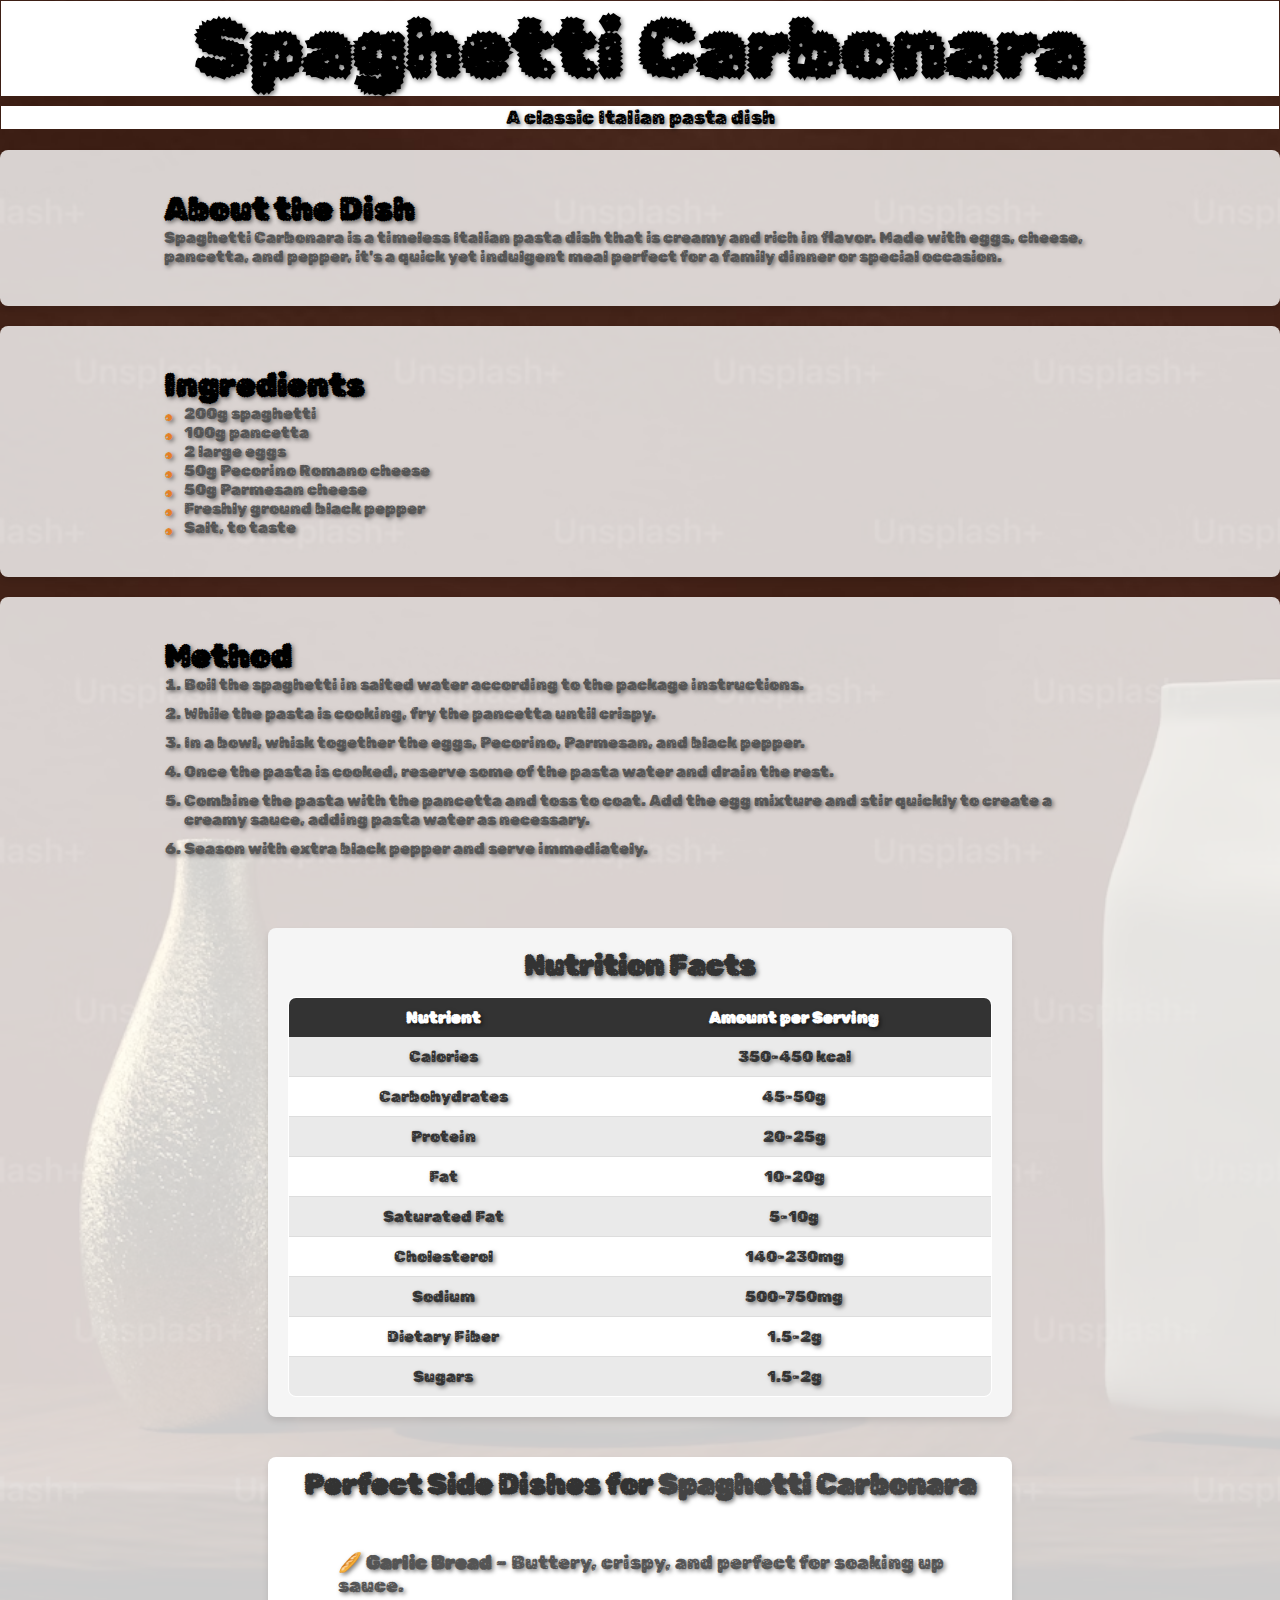
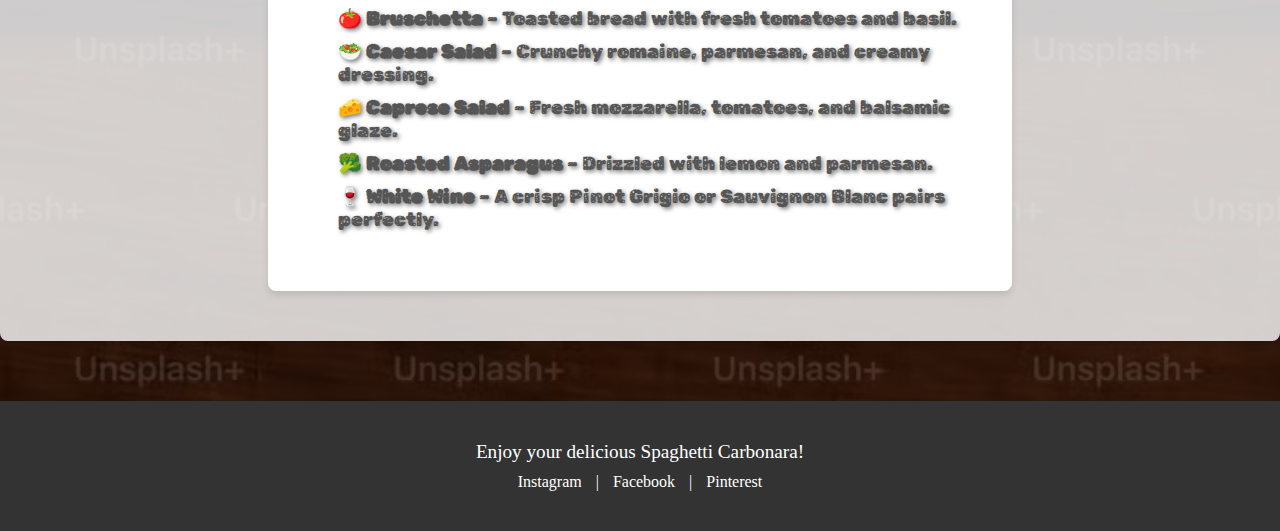
<file: Chapter-1-Introduction to HTML and CSS/index.html>
<!DOCTYPE html>
<html lang="en">
    <head>
        <meta charset="UTF-8">
        <meta name="viewport" content="width=device-width, initial-scale=1.0">
        <title>Favorite Recipe - Spaghetti Carbonara</title>
        
        <!-- Google Fonts -->
        <link rel="preconnect" href="https://fonts.googleapis.com">
        <link rel="preconnect" href="https://fonts.gstatic.com" crossorigin>
        <link href="https://fonts.googleapis.com/css2?family=Rubik+Gemstones&display=swap" rel="stylesheet">
    
        <!-- External CSS file -->
        <link rel="stylesheet" href="style.css">
    </head>
<body>
    <header>
    <div class="header-content">
        <h1>Spaghetti Carbonara</h1>
        <p>A classic Italian pasta dish</p>
    </div>
    </header>
    <!-- Recipe Description Section -->
    <section class="description">
        <div class="container">
            <h2>About the Dish</h2>
            <p>Spaghetti Carbonara is a timeless Italian pasta dish that is creamy and rich in flavor. Made with eggs, cheese, pancetta, and pepper, it's a quick yet indulgent meal perfect for a family dinner or special occasion.</p>
        </div>
    </section>
    <!-- Ingredients Section -->
    <section class="ingredients">
        <div class="container">
            <h2>Ingredients</h2>
            <ul>
                <li>200g spaghetti</li>
                <li>100g pancetta</li>
                <li>2 large eggs</li>
                <li>50g Pecorino Romano cheese</li>
                <li>50g Parmesan cheese</li>
                <li>Freshly ground black pepper</li>
                <li>Salt, to taste</li>
            </ul>
        </div>
    </section>
    <!-- Method Section -->
    <section class="method">
        <div class="container">
            <h2>Method</h2>
            <ol>
                <li>Boil the spaghetti in salted water according to the package instructions.</li>
                <li>While the pasta is cooking, fry the pancetta until crispy.</li>
                <li>In a bowl, whisk together the eggs, Pecorino, Parmesan, and black pepper.</li>
                <li>Once the pasta is cooked, reserve some of the pasta water and drain the rest.</li>
                <li>Combine the pasta with the pancetta and toss to coat. Add the egg mixture and stir quickly to create a creamy sauce, adding pasta water as necessary.</li>
                <li>Season with extra black pepper and serve immediately.</li>
            </ol>
        </div>

        <div class="nutrition-container">
            <h2>Nutrition Facts</h2>
    
            <table class="nutrition-table">
                <tr>
                    <th>Nutrient</th>
                    <th>Amount per Serving</th>
                </tr>
                <tr>
                    <td>Calories</td>
                    <td>350-450 kcal</td>
                </tr>
                <tr>
                    <td>Carbohydrates</td>
                    <td>45-50g</td>
                </tr>
                <tr>
                    <td>Protein</td>
                    <td>20-25g</td>
                </tr>
                <tr>
                    <td>Fat</td>
                    <td>10-20g</td>
                </tr>
                <tr>
                    <td>Saturated Fat</td>
                    <td>5-10g</td>
                </tr>
                <tr>
                    <td>Cholesterol</td>
                    <td>140-230mg</td>
                </tr>
                <tr>
                    <td>Sodium</td>
                    <td>500-750mg</td>
                </tr>
                <tr>
                    <td>Dietary Fiber</td>
                    <td>1.5-2g</td>
                </tr>
                <tr>
                    <td>Sugars</td>
                    <td>1.5-2g</td>
                </tr>
            </table>
    
        </div>
    <div class="side-dishes-container">
        <h2>Perfect Side Dishes for <span>Spaghetti Carbonara</span></h2>
        
        <ul class="side-dishes-list">
            <li>🥖 <strong>Garlic Bread</strong> – Buttery, crispy, and perfect for soaking up sauce.</li>
            <li>🍅 <strong>Bruschetta</strong> – Toasted bread with fresh tomatoes and basil.</li>
            <li>🥗 <strong>Caesar Salad</strong> – Crunchy romaine, parmesan, and creamy dressing.</li>
            <li>🧀 <strong>Caprese Salad</strong> – Fresh mozzarella, tomatoes, and balsamic glaze.</li>
            <li>🥦 <strong>Roasted Asparagus</strong> – Drizzled with lemon and parmesan.</li>
            <li>🍷 <strong>White Wine</strong> – A crisp Pinot Grigio or Sauvignon Blanc pairs perfectly.</li>
        </ul>
    </div>
    </section>
    <!-- Footer with social media links -->
    <footer>
        <div class="container footer-content">
            <p>Enjoy your delicious Spaghetti Carbonara!</p>
            <div class="social-links">
                <a href="#">Instagram</a> | <a href="#">Facebook</a> | <a href="#">Pinterest</a>
            </div>
        </div>
    </footer>
</body>
</html>
</file>
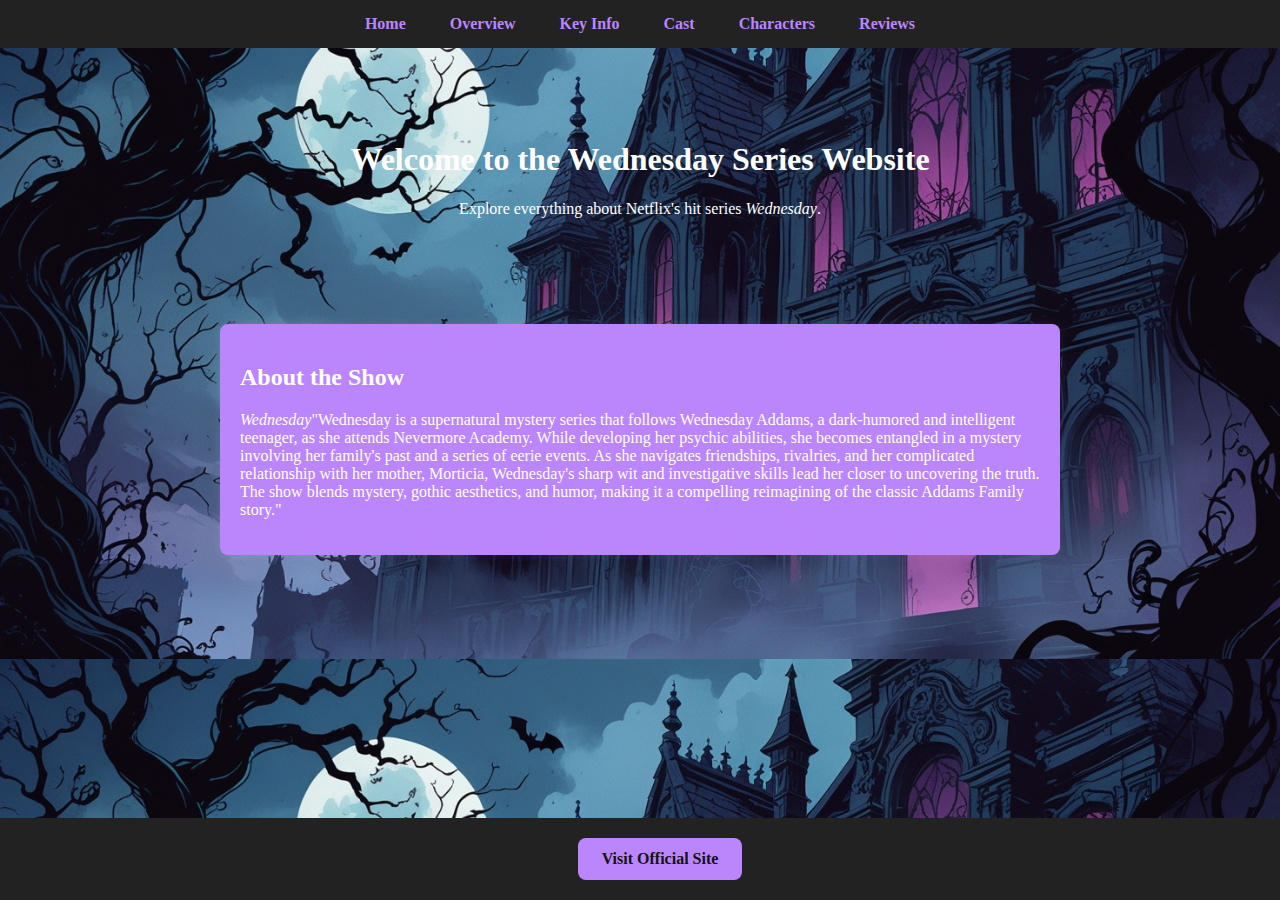
<file: Chapter-2-Links and navigation/index.html>
<!DOCTYPE html>
<html lang="en">
<head>
    <meta charset="UTF-8">
    <meta name="viewport" content="width=device-width, initial-scale=1.0">
    <title>Wednesday</title>
    <link rel="stylesheet" href="additionalStyle.css">
</head>
<body>
    <nav>
        <ul>
            <li><a href="index.html">Home</a></li>
            <li><a href="overview.html">Overview</a></li>
            <li><a href="key-info.html">Key Info</a></li>
            <li><a href="cast.html">Cast</a></li>
            <li><a href="characters.html">Characters</a></li>
            <li><a href="reviews.html">Reviews</a></li>
        </ul>
    </nav>

    <header>
        <h1>Welcome to the Wednesday Series Website</h1>
        <p>Explore everything about Netflix's hit series <em>Wednesday</em>.</p>
    </header>

    <section>
        <h2>About the Show</h2>
        <p><em>Wednesday</em>"Wednesday is a supernatural mystery series that follows Wednesday Addams, a dark-humored and
            intelligent teenager, as she attends Nevermore Academy. While developing her psychic abilities, she becomes entangled 
            in a mystery involving her family's past and a series of eerie events. As she navigates friendships, rivalries, and her
            complicated relationship with her mother, Morticia, Wednesday's sharp wit and investigative skills lead her closer to
            uncovering the truth. The show blends mystery, gothic aesthetics, and humor, making it a compelling reimagining of the 
            classic Addams Family story."

</p>
    </section>

    <footer>
        <a href="https://www.netflix.com/title/81231974" class="button" target="_blank">Visit Official Site</a>
    </footer>
</body>
</html>
</file>
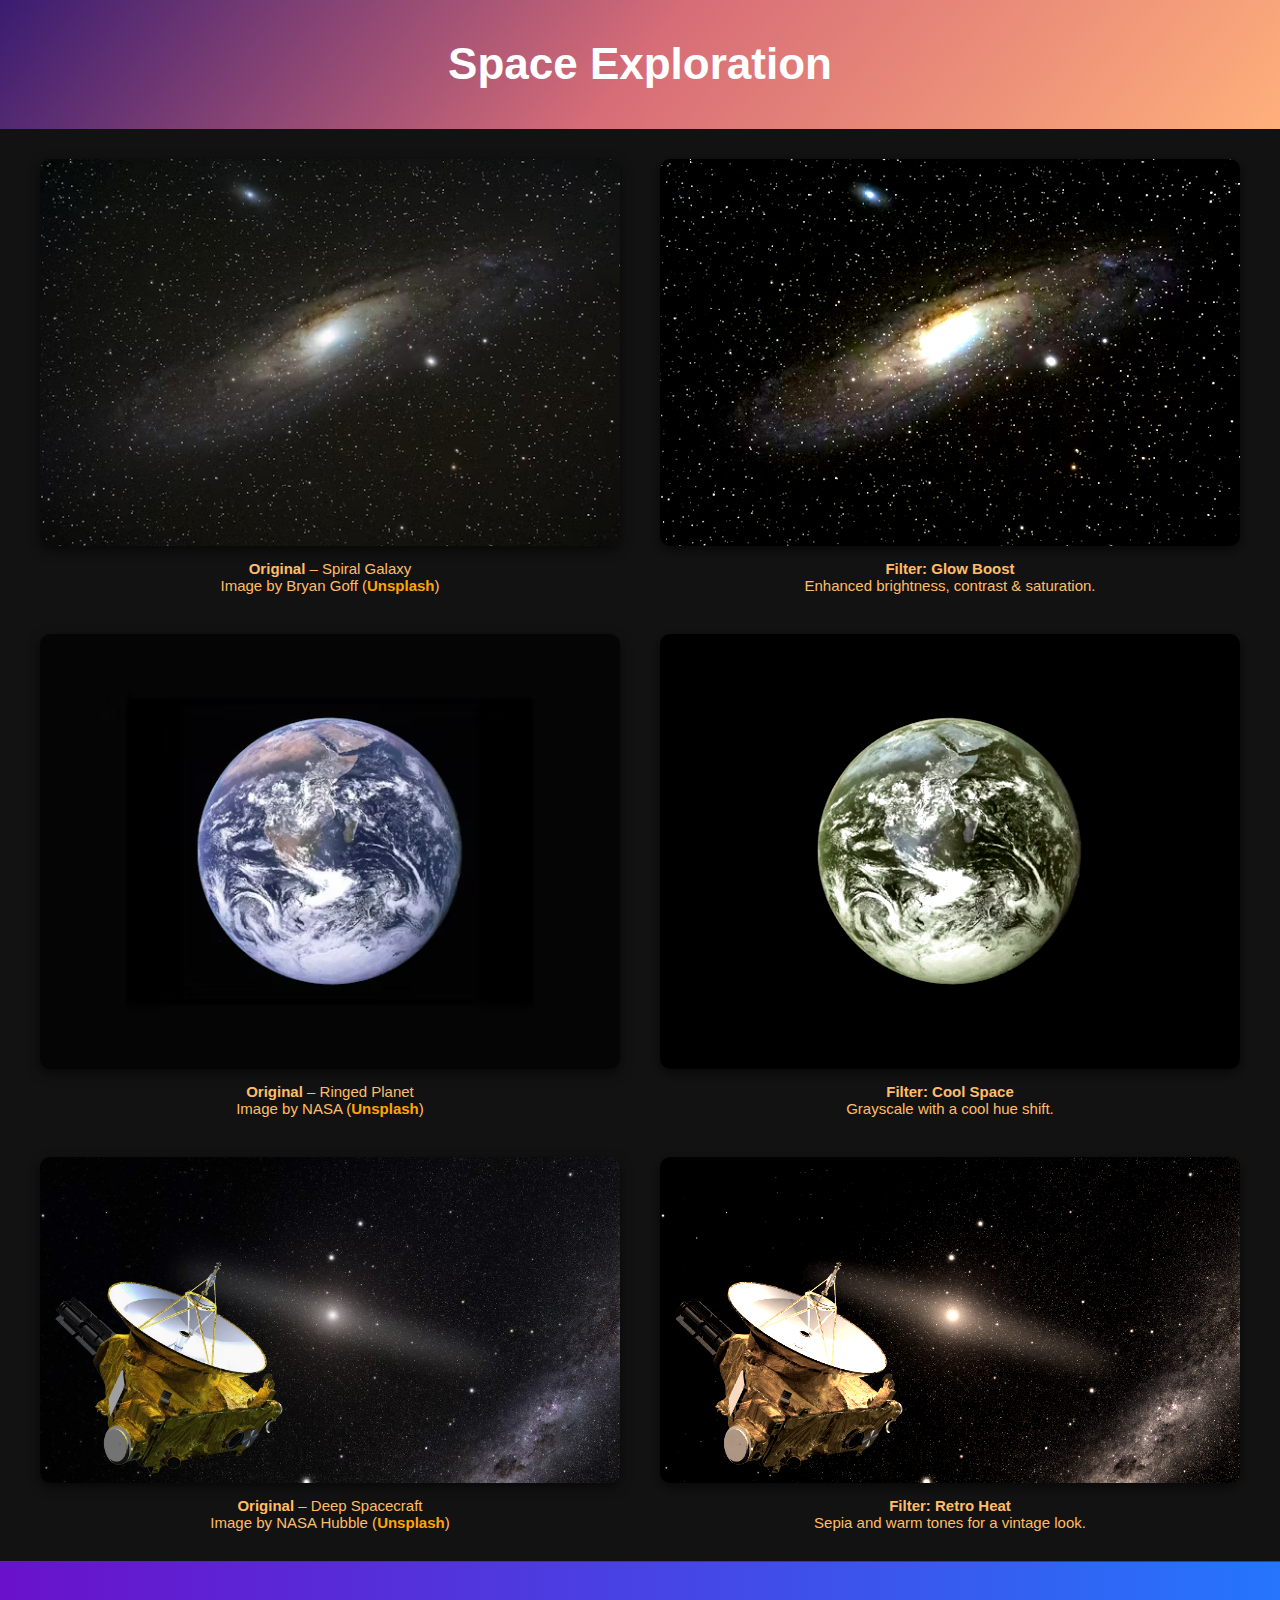
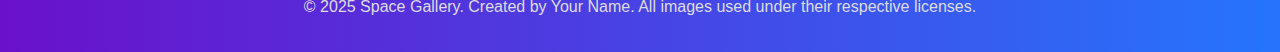
<file: Chapter-3-Images/menditory/index.html>
<!DOCTYPE html>
<html lang="en">
<head>
    <meta charset="UTF-8">
    <meta name="viewport" content="width=device-width, initial-scale=1.0">
    <title>Space Image Comparison</title>
    <link rel="stylesheet" href="style.css">
</head>
<body>
    <header>
        <h1>Space Exploration</h1>
    </header>
    <main>
        <section class="image-gallery">
            <!-- Image 1 -->
            <figure>
                <img src="space1.avif" alt="Original Galaxy" title="Original Galaxy">
                <figcaption>
                    <strong>Original</strong> – Spiral Galaxy<br>
                    Image by Bryan Goff (<a href="https://unsplash.com/license">Unsplash</a>)
                </figcaption>
            </figure>
            <figure>
                <img src="space1.avif" alt="Glow Boost Filtered Galaxy" class="filter-glow" title="Glow Boost Filter">
                <figcaption>
                    <strong>Filter: Glow Boost</strong><br>
                    Enhanced brightness, contrast & saturation.
                </figcaption>
            </figure>
            <!-- Image 2 -->
            <figure>
                <img src="space2.avif" alt="Original Ringed Planet" title="Original Planet">
                <figcaption>
                    <strong>Original</strong> – Ringed Planet<br>
                    Image by NASA (<a href="https://unsplash.com/license">Unsplash</a>)
                </figcaption>
            </figure>
            <figure>
                <img src="space2.avif" alt="Cool Space Filtered Planet" class="filter-cool" title="Cool Space Filter">
                <figcaption>
                    <strong>Filter: Cool Space</strong><br>
                    Grayscale with a cool hue shift.
                </figcaption>
            </figure>
            <!-- Image 3 -->
            <figure>
                <img src="space3.avif" alt="Original Spacecraft" title="Original Spacecraft">
                <figcaption>
                    <strong>Original</strong> – Deep Spacecraft<br>
                    Image by NASA Hubble (<a href="https://unsplash.com/license">Unsplash</a>)
                </figcaption>
            </figure>
            <figure>
                <img src="space3.avif" alt="Retro Heat Filtered Spacecraft" class="filter-retro" title="Retro Heat Filter">
                <figcaption>
                    <strong>Filter: Retro Heat</strong><br>
                    Sepia and warm tones for a vintage look.
                </figcaption>
            </figure>
        </section>
    </main>
    <footer>
        <p>&copy; 2025 Space Gallery. Created by Your Name. All images used under their respective licenses.</p>
    </footer>
</body>
</html>
</file>
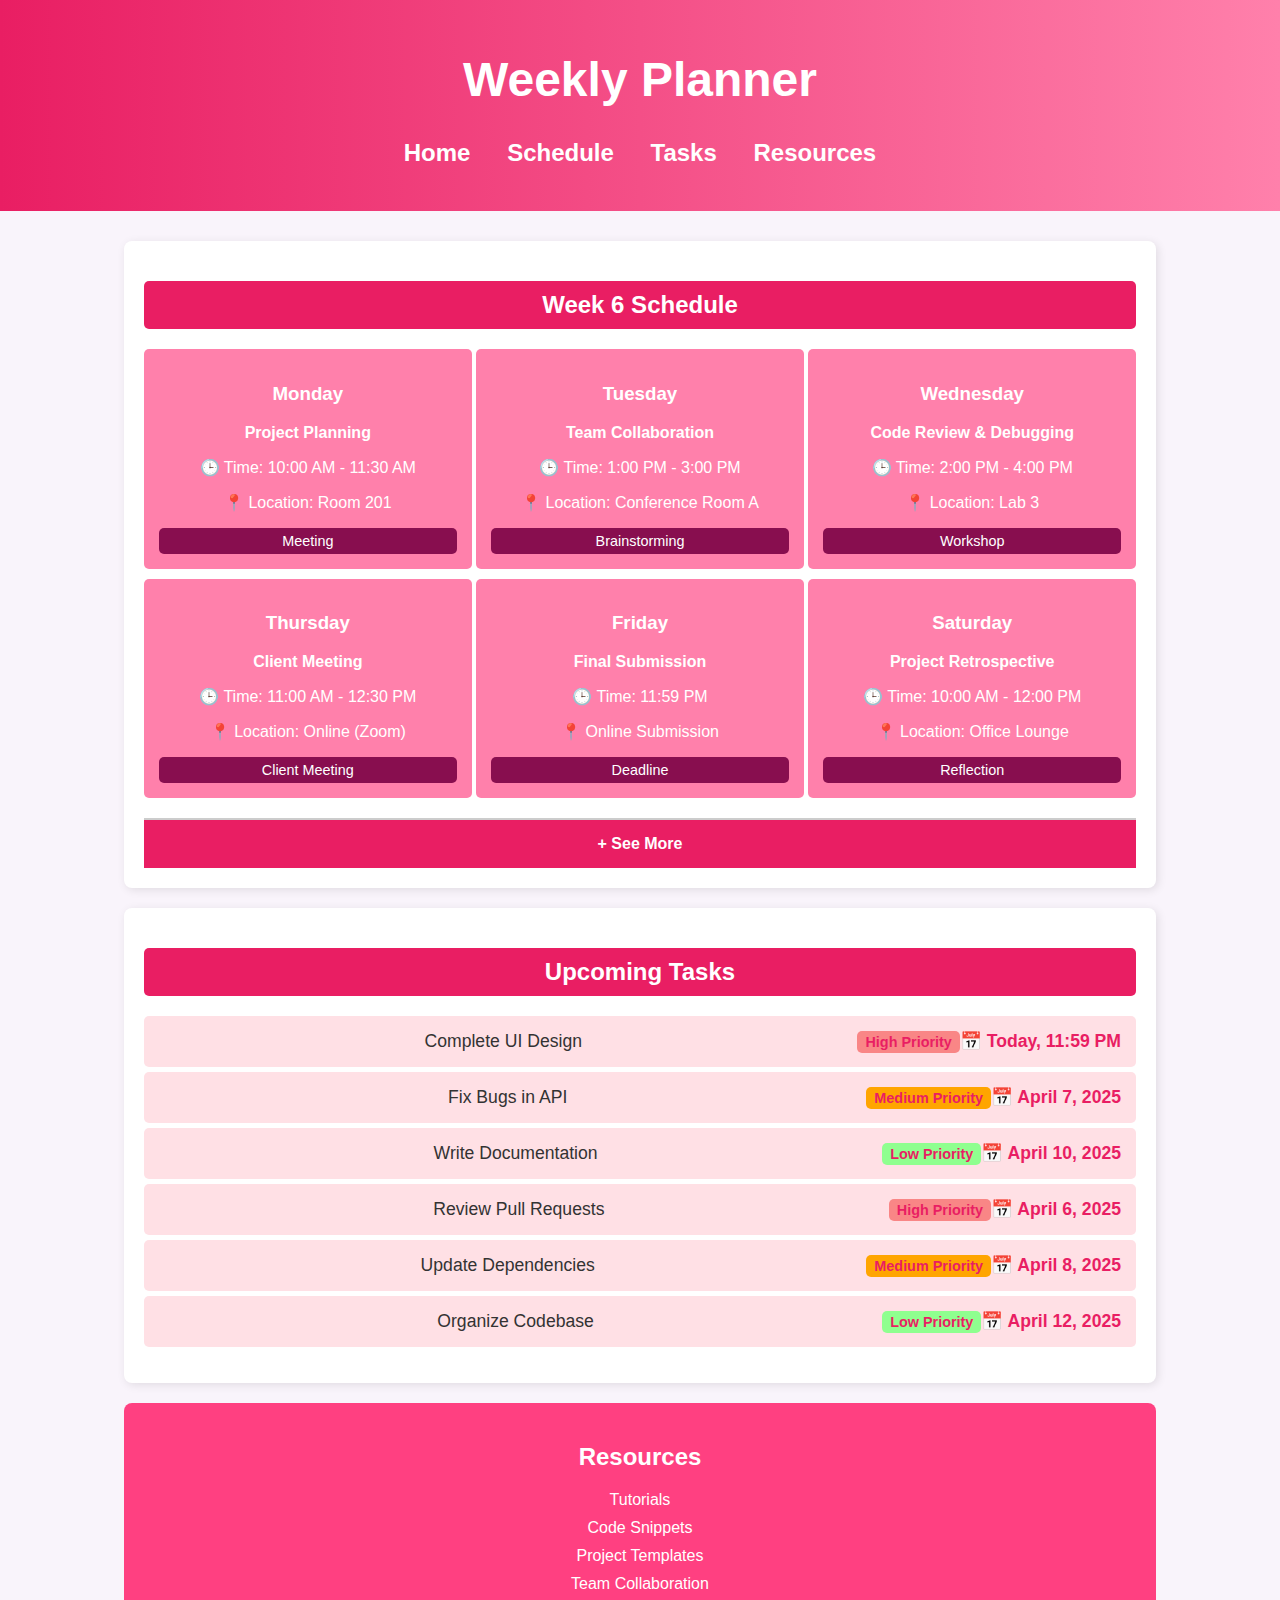
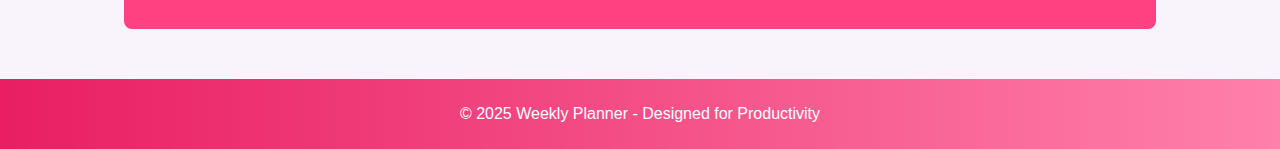
<file: Chapter-4-Page Layout/bonus/index.html>
<!DOCTYPE html>
<html lang="en">
<head>
    <meta charset="UTF-8">
    <meta name="viewport" content="width=device-width, initial-scale=1.0">
    <title>Weekly Planner</title>
    <link rel="stylesheet" href="style.css">
    <style>
        /* Smooth Scrolling */
        html {
            scroll-behavior: smooth;
        }
    </style>
</head>
<body>
    <header>
        <h1>Weekly Planner</h1>
        <nav>
            <ul>
                <li><a href="#index.html">Home</a></li>
                <li><a href="#weekly-schedule">Schedule</a></li>
                <li><a href="#tasks">Tasks</a></li>
                <li><a href="#sidebar">Resources</a></li>
            </ul>
        </nav>
    </header>

    <main>
        <section class="weekly-schedule" id="weekly-schedule">
            <h2>Week 6 Schedule</h2>
            <div class="sessions top">
                <div class="session">
                    <h3>Monday</h3>
                    <p><strong>Project Planning</strong></p>
                    <p>🕒 Time: 10:00 AM - 11:30 AM</p>
                    <p>📍 Location: Room 201</p>
                    <span class="tag meeting">Meeting</span>
                </div>
        
                <div class="session">
                    <h3>Tuesday</h3>
                    <p><strong>Team Collaboration</strong></p>
                    <p>🕒 Time: 1:00 PM - 3:00 PM</p>
                    <p>📍 Location: Conference Room A</p>
                    <span class="tag brainstorming">Brainstorming</span>
                </div>
        
                <div class="session">
                    <h3>Wednesday</h3>
                    <p><strong>Code Review & Debugging</strong></p>
                    <p>🕒 Time: 2:00 PM - 4:00 PM</p>
                    <p>📍 Location: Lab 3</p>
                    <span class="tag workshop">Workshop</span>
                </div>
            </div>
        
            <div class="sessions bottom">
                <div class="session">
                    <h3>Thursday</h3>
                    <p><strong>Client Meeting</strong></p>
                    <p>🕒 Time: 11:00 AM - 12:30 PM</p>
                    <p>📍 Location: Online (Zoom)</p>
                    <span class="tag client-meeting">Client Meeting</span>
                </div>
        
                <div class="session">
                    <h3>Friday</h3>
                    <p><strong>Final Submission</strong></p>
                    <p>🕒 Time: 11:59 PM</p>
                    <p>📍 Online Submission</p>
                    <span class="tag deadline">Deadline</span>
                </div>
        
                <div class="session">
                    <h3>Saturday</h3>
                    <p><strong>Project Retrospective</strong></p>
                    <p>🕒 Time: 10:00 AM - 12:00 PM</p>
                    <p>📍 Location: Office Lounge</p>
                    <span class="tag reflection">Reflection</span>
                </div>
            </div>
            <div class="more-bar">
                <a href="#more-sessions">+ See More</a>
            </div>
        </section>
        
        

        <section class="tasks" id="tasks">
            <h2>Upcoming Tasks</h2>
            <ul>
                <li class="high-priority">Complete UI Design <span>📅 Today, 11:59 PM</span> <span class="priority">High Priority</span></li>
                <li class="medium-priority">Fix Bugs in API <span>📅 April 7, 2025</span> <span class="priority">Medium Priority</span></li>
                <li class="low-priority">Write Documentation <span>📅 April 10, 2025</span> <span class="priority">Low Priority</span></li>
                <li class="high-priority">Review Pull Requests <span>📅 April 6, 2025</span> <span class="priority">High Priority</span></li>
                <li class="medium-priority">Update Dependencies <span>📅 April 8, 2025</span> <span class="priority">Medium Priority</span></li>
                <li class="low-priority">Organize Codebase <span>📅 April 12, 2025</span> <span class="priority">Low Priority</span></li>
            </ul>   
        </section>

        <aside class="sidebar" id="sidebar">
            <h2>Resources</h2>
            <ul>
                <li>Tutorials</li>
                <li>Code Snippets</li>
                <li>Project Templates</li>
                <li>Team Collaboration</li>
            </ul>
        </aside>
    </main>

    <footer>
        <p>&copy; 2025 Weekly Planner - Designed for Productivity</p>
    </footer>
</body>
</html>
</file>
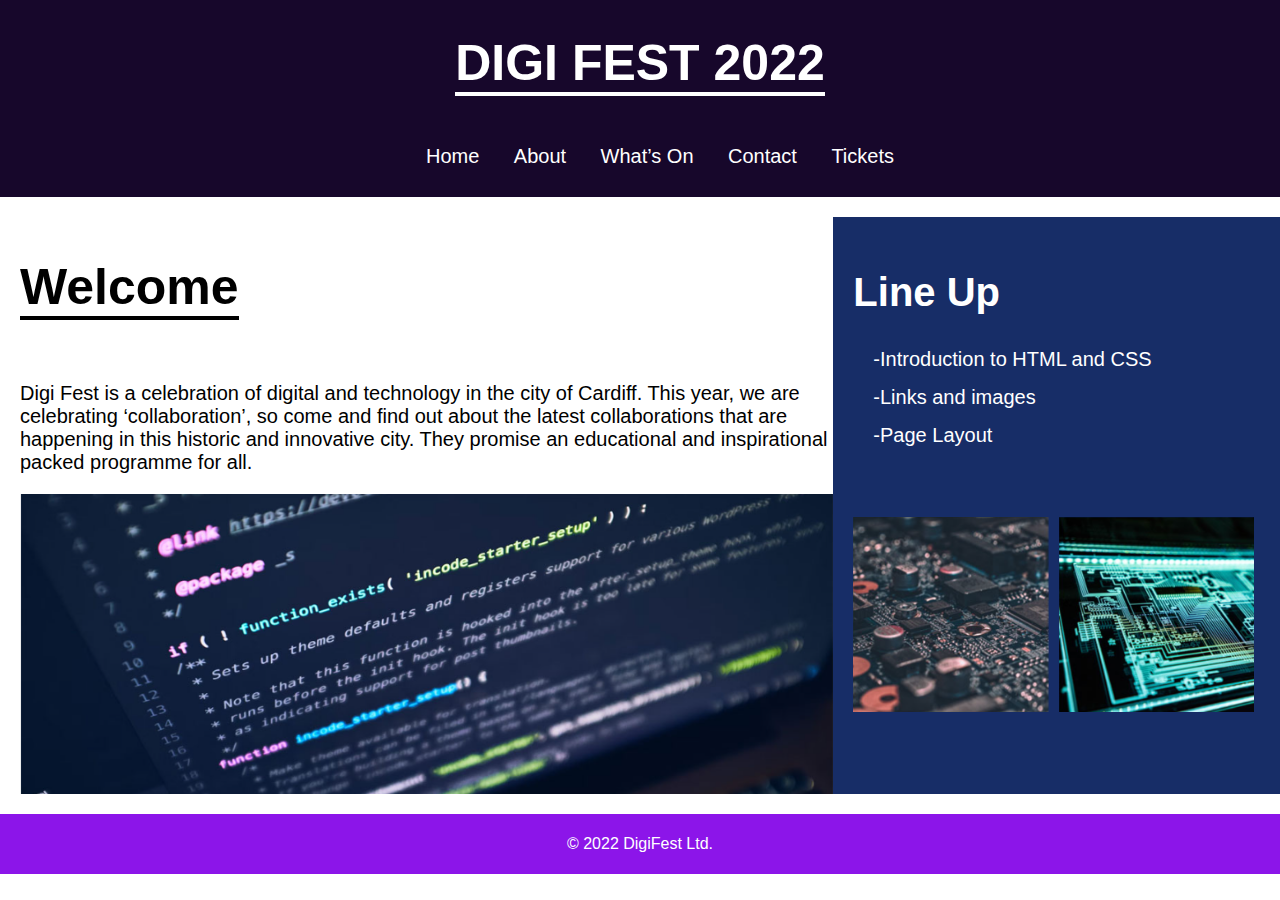
<file: Chapter-4-Page Layout/Exercises/index.html>
<!DOCTYPE html>
<html lang="en">
<head>
    <meta charset="UTF-8">
    <meta name="viewport" content="width=device-width, initial-scale=1.0">
    <title>Digi Fest 2022</title>
    <link rel="stylesheet" href="style.css">
</head>
<body>
    <header>
        <h1>DIGI FEST 2022</h1>
        <nav>
            <ul>
                <li><a href="#">Home</a></li>
                <li><a href="#">About</a></li>
                <li><a href="#">What’s On</a></li>
                <li><a href="#">Contact</a></li>
                <li><a href="#">Tickets</a></li>
            </ul>
        </nav>
    </header>
    <main>
        <section class="welcome">
            <h2>Welcome</h2>
            <p>Digi Fest is a celebration of digital and technology in the city of Cardiff. This year, we are celebrating ‘collaboration’, so come and find out about the latest collaborations that are happening in this historic and innovative city. They promise an educational and inspirational packed programme for all.</p>
            <img src="img.png" alt="Programming screen" class="rectangle-image">
        </section>
        <aside class="sidebar">
            <h2>Line Up</h2>
            <ul>
                <li>Introduction to HTML and CSS</li>
                <li>Links and images</li>
                <li>Page Layout</li>
            </ul>
            <div class="lineup-images">
                <img src="img2.png" alt="Circuit board">
                <img src="img3.png" alt="Digital tech">
            </div>
        </aside>
    </main>
    <footer>
        <p>&copy; 2022 DigiFest Ltd.</p>
    </footer>
</body>
</html>
</file>
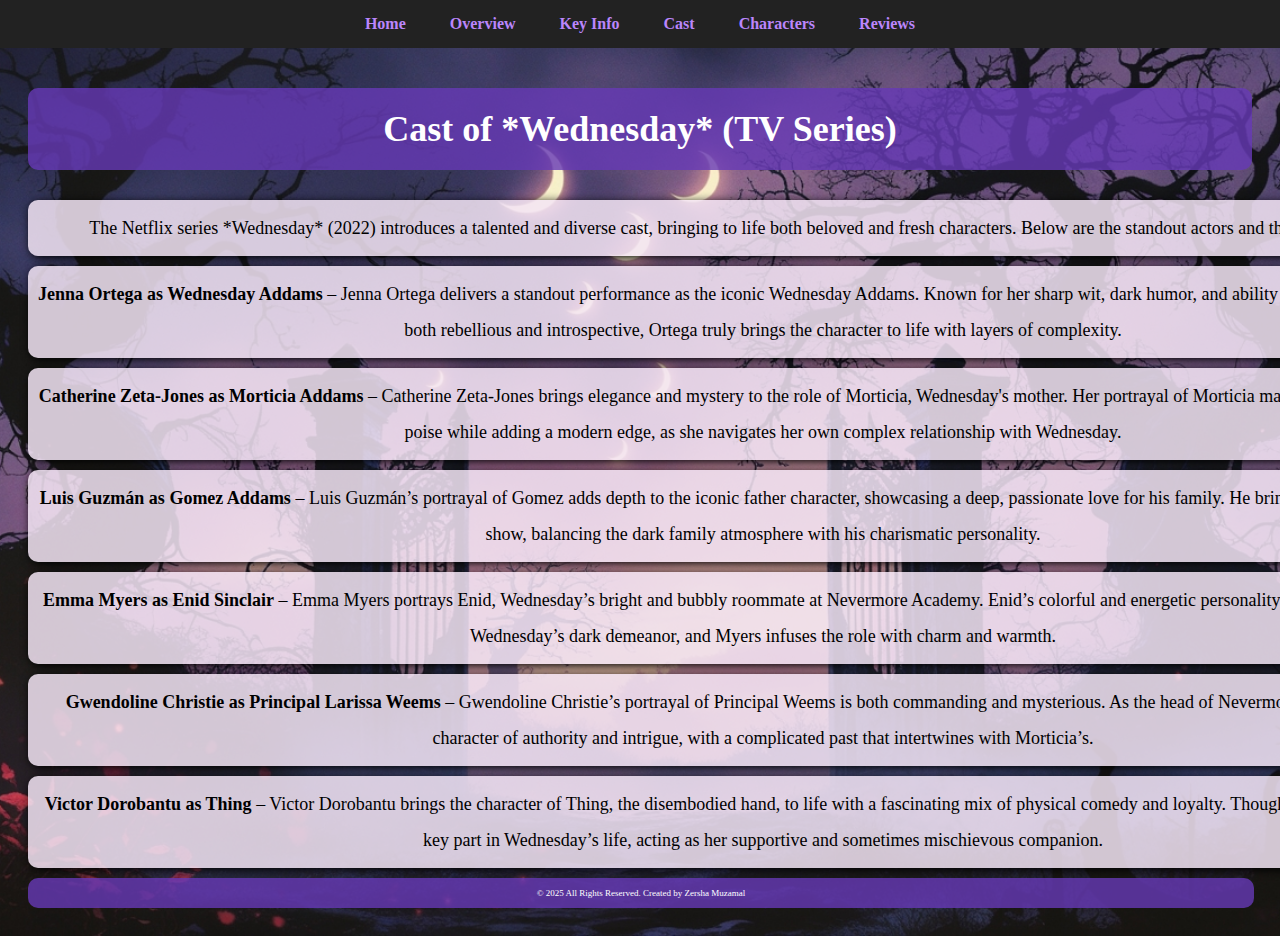
<file: Chapter-2-Links and navigation/cast.html>
<!DOCTYPE html>
<html lang="en">
<head>
    <meta charset="UTF-8">
    <meta name="viewport" content="width=device-width, initial-scale=1.0">
    <title>Cast of Wednesday (TV Series)</title>
    <link rel="stylesheet" href="pagestyle.css">
</head>
<body style="background-color: #e8f5e9; text-align: center; padding: 20px;">
    <style>
        body {
            background-image: url('image1.jpg');
            background-size: cover; /* Ensures the image covers the entire background */
            background-position: center; /* Centers the image */
            background-repeat: no-repeat; /* Prevents the image from repeating */
        }
        footer {
            background-color: rgba(103, 58, 183, 0.8); /* Dark background for the footer */
            color: white;
            padding: 1px;
            text-align: center;
            font-family: 'Creepster', cursive;
            position: right;
            bottom: 0;
            width: 100%;
            font-size: 9px;
            border-radius: 10px;
        }
    </style>
        <nav>
            <ul>
                <li><a href="index.html">Home</a></li>
                <li><a href="overview.html">Overview</a></li>
                <li><a href="key-info.html">Key Info</a></li>
                <li><a href="cast.html">Cast</a></li>
                <li><a href="characters.html">Characters</a></li>
                <li><a href="reviews.html">Reviews</a></li>
            </ul>
        </nav>
    <h2 style="font-family: 'Creepster', cursive; text-align: center; color: #fff; font-size: 36px; margin-top: 60px; background-color: rgba(103, 58, 183, 0.8); padding: 20px; border-radius: 10px; font-weight: bold;">Cast of *Wednesday* (TV Series)</h2>
    <p style="font-family: 'Creepster', cursive; font-size: 18px; line-height: 2; width: 1450px; margin: 10px auto; padding: 10px; background: rgba(243, 229, 245, 0.85); border-radius: 10px; box-shadow: 2px 2px 10px rgba(0, 0, 0); color: #000000;">
        The Netflix series *Wednesday* (2022) introduces a talented and diverse cast, bringing to life both beloved and fresh characters. Below are the standout actors and their roles in the series:
    </p>

    <p style="font-family: 'Creepster', cursive; font-size: 18px; line-height: 2; width: 1450px; margin: 10px auto; padding: 10px; background: rgba(243, 229, 245, 0.85); border-radius: 10px; box-shadow: 2px 2px 10px rgba(0, 0, 0); color: #000000;">
        <b>Jenna Ortega as Wednesday Addams</b> – Jenna Ortega delivers a standout performance as the iconic Wednesday Addams. Known for her sharp wit, dark humor, and ability to portray a character who is both rebellious and introspective, Ortega truly brings the character to life with layers of complexity.
    </p>

    <p style="font-family: 'Creepster', cursive; font-size: 18px; line-height: 2; width: 1450px; margin: 10px auto; padding: 10px; background: rgba(243, 229, 245, 0.85); border-radius: 10px; box-shadow: 2px 2px 10px rgba(0, 0, 0); color: #000000;">
        <b>Catherine Zeta-Jones as Morticia Addams</b> – Catherine Zeta-Jones brings elegance and mystery to the role of Morticia, Wednesday's mother. Her portrayal of Morticia maintains the character’s iconic poise while adding a modern edge, as she navigates her own complex relationship with Wednesday.
    </p>

    <p style="font-family: 'Creepster', cursive; font-size: 18px; line-height: 2; width: 1450px; margin: 10px auto; padding: 10px; background: rgba(243, 229, 245, 0.85); border-radius: 10px; box-shadow: 2px 2px 10px rgba(0, 0, 0); color: #000000;">
        <b>Luis Guzmán as Gomez Addams</b> – Luis Guzmán’s portrayal of Gomez adds depth to the iconic father character, showcasing a deep, passionate love for his family. He brings warmth and humor to the show, balancing the dark family atmosphere with his charismatic personality.
    </p>

    <p style="font-family: 'Creepster', cursive; font-size: 18px; line-height: 2; width: 1450px; margin: 10px auto; padding: 10px; background: rgba(243, 229, 245, 0.85); border-radius: 10px; box-shadow: 2px 2px 10px rgba(0, 0, 0); color: #000000;">
        <b>Emma Myers as Enid Sinclair</b> – Emma Myers portrays Enid, Wednesday’s bright and bubbly roommate at Nevermore Academy. Enid’s colorful and energetic personality provides a sharp contrast to Wednesday’s dark demeanor, and Myers infuses the role with charm and warmth.
    </p>

    <p style="font-family: 'Creepster', cursive; font-size: 18px; line-height: 2; width: 1450px; margin: 10px auto; padding: 10px; background: rgba(243, 229, 245, 0.85); border-radius: 10px; box-shadow: 2px 2px 10px rgba(0, 0, 0); color: #000000;">
        <b>Gwendoline Christie as Principal Larissa Weems</b> – Gwendoline Christie’s portrayal of Principal Weems is both commanding and mysterious. As the head of Nevermore Academy, Weems is a character of authority and intrigue, with a complicated past that intertwines with Morticia’s.
    </p>

    <p style="font-family: 'Creepster', cursive; font-size: 18px; line-height: 2; width: 1450px; margin: 10px auto; padding: 10px; background: rgba(243, 229, 245, 0.85); border-radius: 10px; box-shadow: 2px 2px 10px rgba(0, 0, 0); color: #000000;">
        <b>Victor Dorobantu as Thing</b> – Victor Dorobantu brings the character of Thing, the disembodied hand, to life with a fascinating mix of physical comedy and loyalty. Though a small role, Thing plays a key part in Wednesday’s life, acting as her supportive and sometimes mischievous companion.
    </p>
</body>
<footer>
    <p>&copy; 2025 All Rights Reserved. Created by Zersha Muzamal</p>
</footer>
</html>
</file>
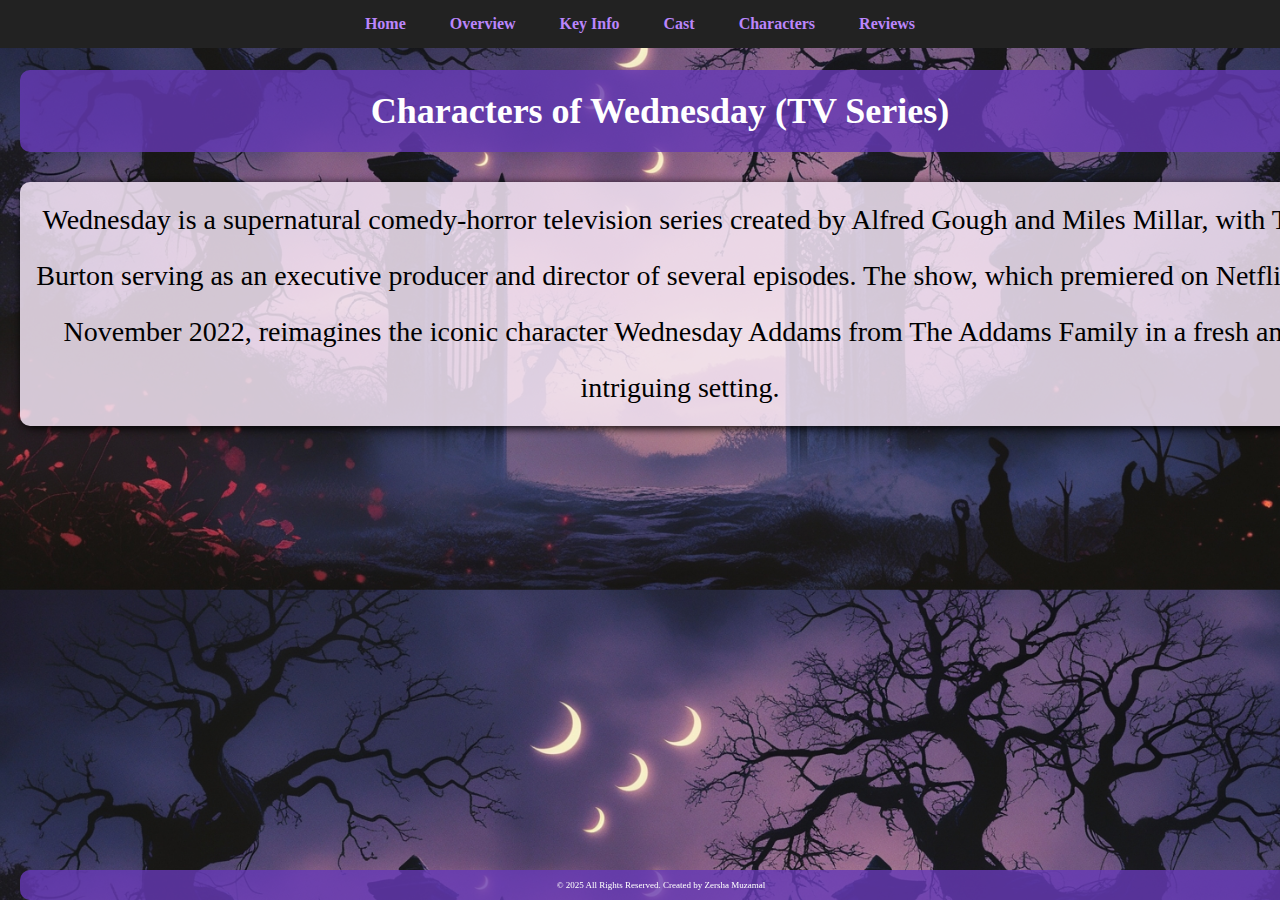
<file: Chapter-2-Links and navigation/characters.html>
<!DOCTYPE html>
<html lang="en">
<head>
    <meta charset="UTF-8">
    <meta name="viewport" content="width=device-width, initial-scale=1.0">
    <title>Characters of Wednesday</title>
    <link rel="stylesheet" href="additionalStyle.css">
</head>
<body style="background-color: #e8f5e9; text-align: center; padding: 20px;">
    <style>
        body {
            background-image: url('image1.jpg');
            background-size: cover; /* Ensures the image covers the entire background */
            background-position: center; /* Centers the image */
        }
        footer {
            background-color: rgba(103, 58, 183, 0.8); /* Dark background for the footer */
            color: white;
            padding: 1px;
            text-align: center;
            font-family: 'Creepster', cursive;
            position: right;
            bottom: 0;
            width: 100%;
            font-size: 9px;
            border-radius: 10px;
        }
    </style>
            <nav>
                <ul>
                    <li><a href="index.html">Home</a></li>
                    <li><a href="overview.html">Overview</a></li>
                    <li><a href="key-info.html">Key Info</a></li>
                    <li><a href="cast.html">Cast</a></li>
                    <li><a href="characters.html">Characters</a></li>
                    <li><a href="reviews.html">Reviews</a></li>
                </ul>
            </nav>
    <h2 style="text-align: center; color: #fff; font-size: 36px; margin-top: 50px; background-color: rgba(103, 58, 183, 0.8); padding: 20px; border-radius: 10px; font-weight: bold;">Characters of Wednesday (TV Series)</h2>
    <p style="font-size: 28px; line-height: 2; width: 1300px; margin: 10px auto; padding: 10px; background:
     rgba(243, 229, 245, 0.85); border-radius: 10px; box-shadow: 2px 2px 10px rgba(0, 0, 0); color: #000000;">Wednesday is a
      supernatural comedy-horror television series created by Alfred Gough and Miles Millar, with Tim Burton serving as an executive
       producer and director of several episodes. The show, which premiered on Netflix in November 2022, reimagines the iconic character
        Wednesday Addams from The Addams Family in a fresh and intriguing setting.</p>
</body>
<footer>
    <p>&copy; 2025 All Rights Reserved. Created by Zersha Muzamal</p>
</footer>
</html>
</file>
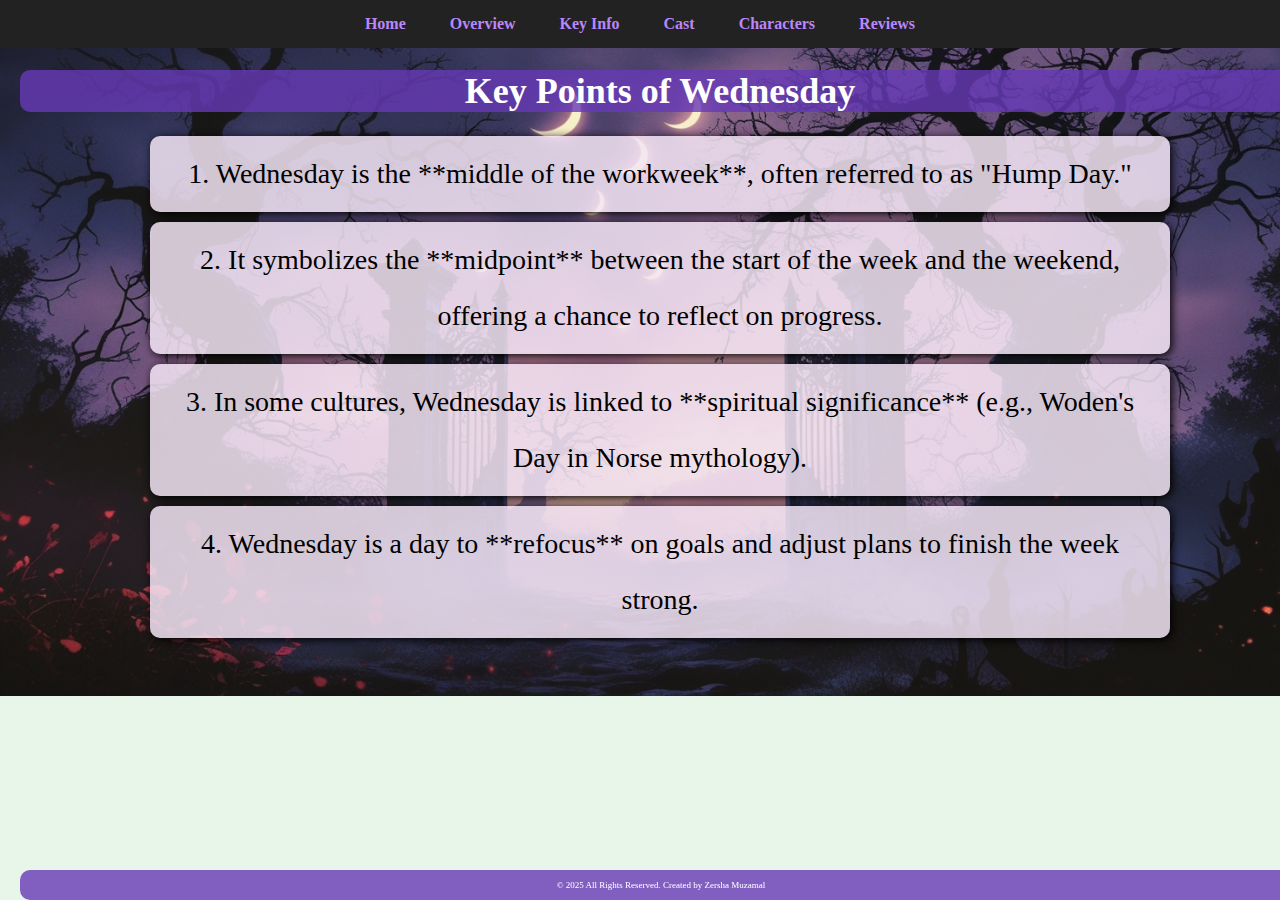
<file: Chapter-2-Links and navigation/key-info.html>
<!DOCTYPE html>
<html lang="en">
<head>
    <meta charset="UTF-8">
    <meta name="viewport" content="width=device-width, initial-scale=1.0">
    <title>Key Points of Wednesday</title>
    <link rel="stylesheet" href="additionalStyle.css">
</head>
<body style="background-color: #e8f5e9; text-align: center; padding: 20px;">
    <style>
        body {
            background-image: url('image1.jpg');
            background-size: cover; /* Ensures the image covers the entire background */
            background-position: center; /* Centers the image */
            background-repeat: no-repeat; /* Prevents the image from repeating */
        }
        footer {
            background-color: rgba(103, 58, 183, 0.8); /* Dark background for the footer */
            color: white;
            padding: 1px;
            text-align: center;
            font-family: 'Creepster', cursive;
            position: right;
            bottom: 0;
            width: 100%;
            font-size: 9px;
            border-radius: 10px;
        }
    </style>
            <nav>
                <ul>
                    <li><a href="index.html">Home</a></li>
                    <li><a href="overview.html">Overview</a></li>
                    <li><a href="key-info.html">Key Info</a></li>
                    <li><a href="cast.html">Cast</a></li>
                    <li><a href="characters.html">Characters</a></li>
                    <li><a href="reviews.html">Reviews</a></li>
                </ul>
            </nav>
    <h1 style="text-align: center; color: #fff; font-size: 36px; margin-top: 50px; background-color: rgba(103, 58, 183, 0.8); padding: 0px; border-radius: 10px; font-weight: bold;">Key Points of Wednesday</h1>
    <p style="font-size: 28px; line-height: 2.0; max-width: 1000px; margin: 10px auto; padding: 10px; background: rgba(243, 229, 245, 0.85); border-radius: 10px; box-shadow: 2px 2px 10px #000000; color: #000000;">
        1. Wednesday is the **middle of the workweek**, often referred to as "Hump Day."
    </p>
    <p style="font-size: 28px; line-height: 2; max-width: 1000px; margin: 10px auto; padding: 10px; background: rgba(243, 229, 245, 0.85); border-radius: 10px; box-shadow: 2px 2px 10px rgba(0, 0, 0); color: #000000;">
        2. It symbolizes the **midpoint** between the start of the week and the weekend, offering a chance to reflect on progress.
    </p>
    <p style="font-size: 28px; line-height: 2; max-width: 1000px; margin: 10px auto; padding: 10px; background: rgba(243, 229, 245, 0.85); border-radius: 10px; box-shadow: 2px 2px 10px rgba(0, 0, 0); color: #000000;">
        3. In some cultures, Wednesday is linked to **spiritual significance** (e.g., Woden's Day in Norse mythology).
    </p>
    <p style="font-size: 28px; line-height: 2; max-width: 1000px; margin: 10px auto; padding: 10px; background: rgba(243, 229, 245, 0.85); border-radius: 10px; box-shadow: 2px 2px 10px rgba(0, 0, 0); color: #000000;">
        4. Wednesday is a day to **refocus** on goals and adjust plans to finish the week strong.
    </p>
</body>
<footer>
    <p>&copy; 2025 All Rights Reserved. Created by Zersha Muzamal</p>
</footer>
</html>
</file>
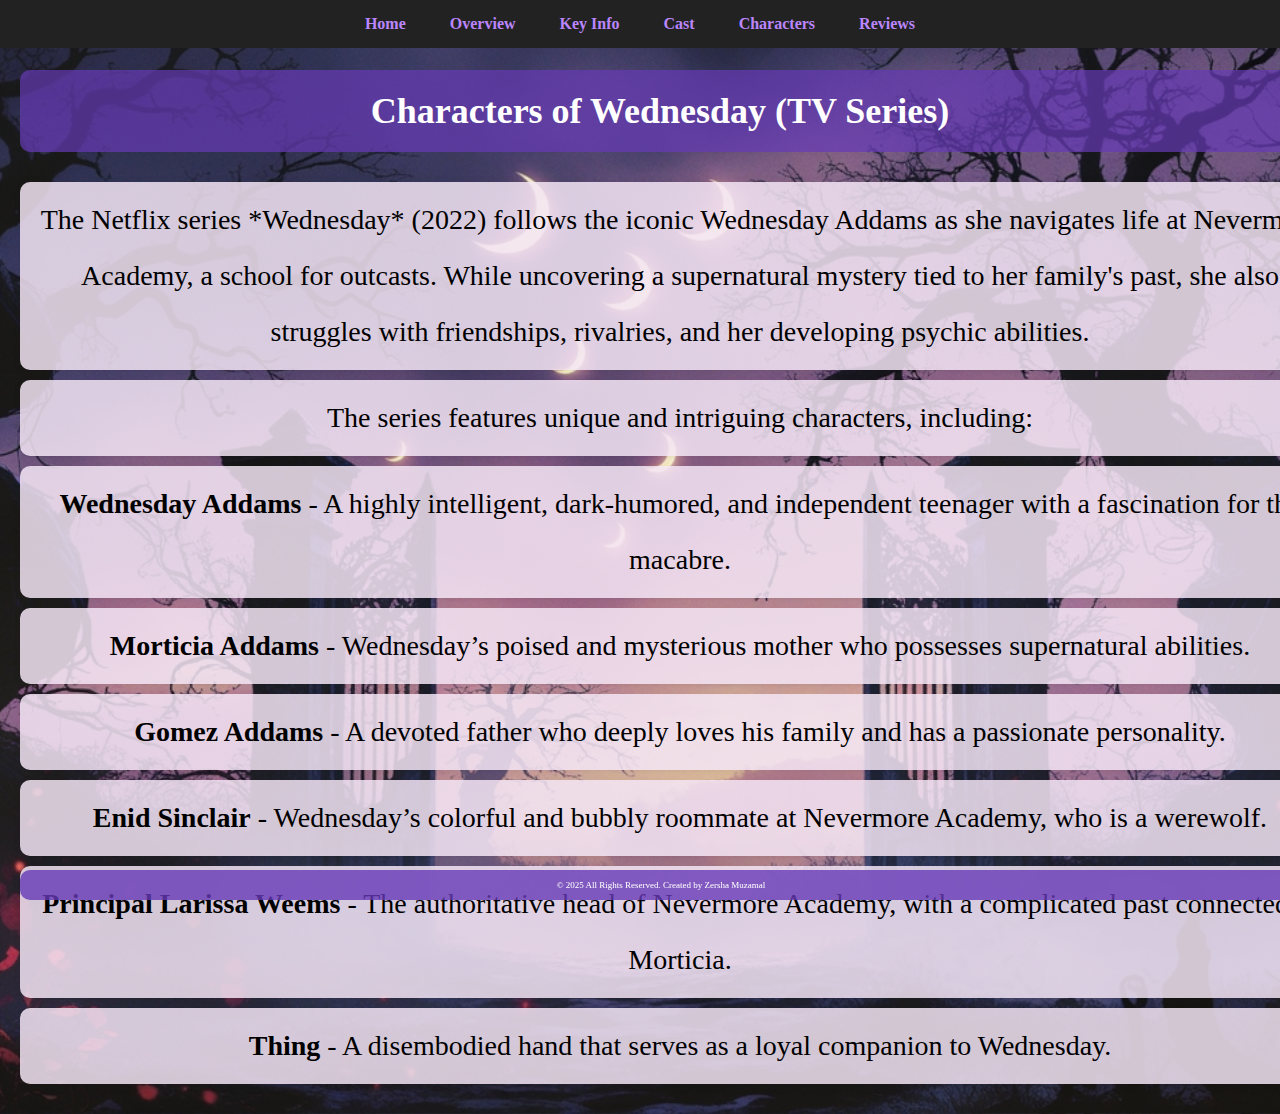
<file: Chapter-2-Links and navigation/overview.html>
<!DOCTYPE html>
<html lang="en">
<head>
    <meta charset="UTF-8">
    <meta name="viewport" content="width=device-width, initial-scale=1.0">
    <title>Characters of Wednesday</title>
    <link rel="stylesheet" href="additionalStyle.css">
</head>
<body style="background-color: #e8f5e9; text-align: center; padding: 20px;">
    <style>
        body {
            background-image: url('image1.jpg');
            background-size: cover; /* Ensures the image covers the entire background */
            background-position: center; /* Centers the image */
        }
        footer {
            background-color: rgba(103, 58, 183, 0.8); /* Dark background for the footer */
            color: white;
            padding: 1px;
            text-align: center;
            font-family: 'Creepster', cursive;
            position: right;
            bottom: 0;
            width: 100%;
            font-size: 9px;
            border-radius: 10px;
        }
    </style>
            <nav>
                <ul>
                    <li><a href="index.html">Home</a></li>
                    <li><a href="overview.html">Overview</a></li>
                    <li><a href="key-info.html">Key Info</a></li>
                    <li><a href="cast.html">Cast</a></li>
                    <li><a href="characters.html">Characters</a></li>
                    <li><a href="reviews.html">Reviews</a></li>
                </ul>
            </nav>
    <h2 style="font-family: 'Creepster', cursive; text-align: center; color: #fff; font-size: 36px; margin-top: 50px; background-color: rgba(103, 58, 183, 0.70); padding: 20px; border-radius: 10px; font-weight: bold;">Characters of Wednesday (TV Series)</h2>
    <p style="font-family: 'Creepster', cursive; font-size: 28px; line-height: 2; width: 1300px; margin: 10px auto; padding: 10px; background: rgba(243, 229, 245, 0.85); border-radius: 10px; box-shadow: 2px 2px 10px rgba(0, 0, 0, 0.1); color: #000000;">The Netflix series *Wednesday* (2022) follows the iconic Wednesday Addams as she navigates life at Nevermore Academy, a school for outcasts. While uncovering a supernatural mystery tied to her family's past, she also struggles with friendships, rivalries, and her developing psychic abilities.</p>
    <p style="font-family: 'Creepster', cursive; font-size: 28px; line-height: 2; width: 1300px; margin: 10px auto; padding: 10px; background: rgba(243, 229, 245, 0.85); border-radius: 10px; box-shadow: 2px 2px 10px rgba(0, 0, 0, 0.1); color: #000000;">The series features unique and intriguing characters, including:</p>
    <p style="font-family: 'Creepster', cursive; font-size: 28px; line-height: 2; width: 1300px; margin: 10px auto; padding: 10px; background: rgba(243, 229, 245, 0.85); border-radius: 10px; box-shadow: 2px 2px 10px rgba(0, 0, 0, 0.1); color: #000000;"><b>Wednesday Addams</b> - A highly intelligent, dark-humored, and independent teenager with a fascination for the macabre.</p>
    <p style="font-family: 'Creepster', cursive; font-size: 28px; line-height: 2; width: 1300px; margin: 10px auto; padding: 10px; background: rgba(243, 229, 245, 0.85); border-radius: 10px; box-shadow: 2px 2px 10px rgba(0, 0, 0, 0.1); color: #000000;"><b>Morticia Addams</b> - Wednesday’s poised and mysterious mother who possesses supernatural abilities.</p>
    <p style="font-family: 'Creepster', cursive; font-size: 28px; line-height: 2; width: 1300px; margin: 10px auto; padding: 10px; background: rgba(243, 229, 245, 0.85); border-radius: 10px; box-shadow: 2px 2px 10px rgba(0, 0, 0, 0.1); color: #000000;"><b>Gomez Addams</b> - A devoted father who deeply loves his family and has a passionate personality.</p>
    <p style="font-family: 'Creepster', cursive; font-size: 28px; line-height: 2; width: 1300px; margin: 10px auto; padding: 10px; background: rgba(243, 229, 245, 0.85); border-radius: 10px; box-shadow: 2px 2px 10px rgba(0, 0, 0, 0.1); color: #000000;"><b>Enid Sinclair</b> - Wednesday’s colorful and bubbly roommate at Nevermore Academy, who is a werewolf.</p>
    <p style="font-family: 'Creepster', cursive; font-size: 28px; line-height: 2; width: 1300px; margin: 10px auto; padding: 10px; background: rgba(243, 229, 245, 0.85); border-radius: 10px; box-shadow: 2px 2px 10px rgba(0, 0, 0, 0.1); color: #000000;"><b>Principal Larissa Weems</b> - The authoritative head of Nevermore Academy, with a complicated past connected to Morticia.</p>
    <p style="font-family: 'Creepster', cursive; font-size: 28px; line-height: 2; width: 1300px; margin: 10px auto; padding: 10px; background: rgba(243, 229, 245, 0.85); border-radius: 10px; box-shadow: 2px 2px 10px rgba(0, 0, 0, 0.1); color: #000000;"><b>Thing</b> - A disembodied hand that serves as a loyal companion to Wednesday.</p>
</body>
<footer>
    <p>&copy; 2025 All Rights Reserved. Created by Zersha Muzamal</p>
</footer>
</html>
</file>
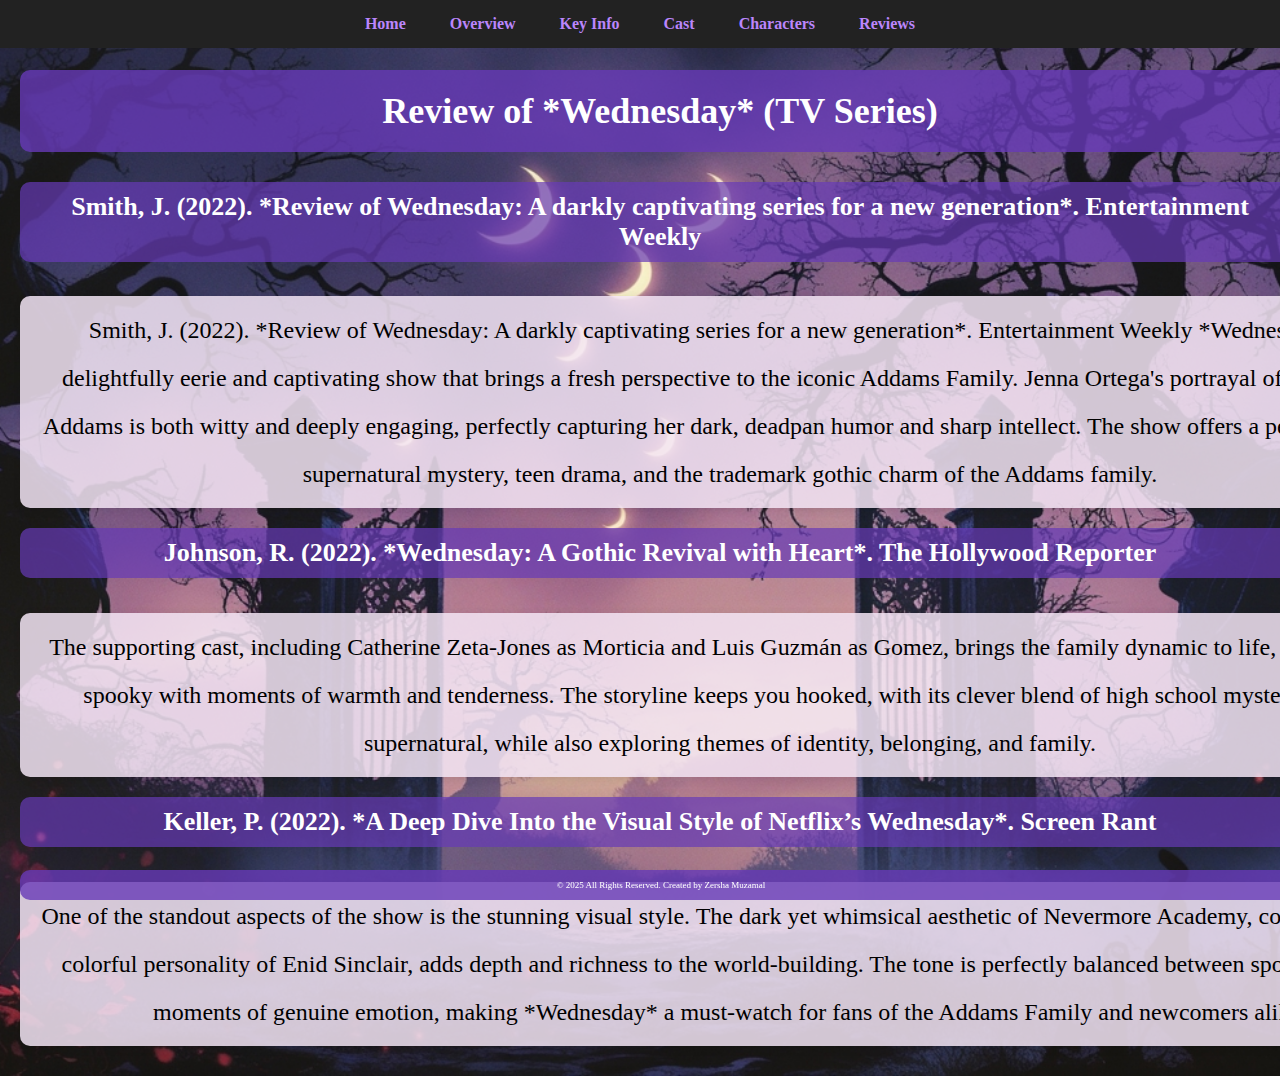
<file: Chapter-2-Links and navigation/reviews.html>
<!DOCTYPE html>
<html lang="en">
<head>
    <meta charset="UTF-8">
    <meta name="viewport" content="width=device-width, initial-scale=1.0">
    <title>Review of Wednesday (TV Series)</title>
    <link rel="stylesheet" href="additionalStyle.css">
</head>
<body style="background-color: #e8f5e9; text-align: center; padding: 20px;">
    <style>
        body {
            background-image: url('image1.jpg');
            background-size: cover; /* Ensures the image covers the entire background */
            background-position: center; /* Centers the image */
            background-repeat: no-repeat; /* Prevents the image from repeating */
        }
        footer {
            background-color: rgba(103, 58, 183, 0.8); /* Dark background for the footer */
            color: white;
            padding: 1px;
            text-align: center;
            font-family: 'Creepster', cursive;
            position: right;
            bottom: 0;
            width: 100%;
            font-size: 9px;
            border-radius: 10px;
        }
    </style>
            <nav>
                <ul>
                    <li><a href="index.html">Home</a></li>
                    <li><a href="overview.html">Overview</a></li>
                    <li><a href="key-info.html">Key Info</a></li>
                    <li><a href="cast.html">Cast</a></li>
                    <li><a href="characters.html">Characters</a></li>
                    <li><a href="reviews.html">Reviews</a></li>
                </ul>
            </nav>
    <h2 style="font-family: 'Creepster', cursive; text-align: center; color: #fff; font-size: 36px; margin-top: 50px; background-color: rgba(103, 58, 183, 0.8); padding: 
    20px; border-radius: 10px; font-weight: bold;">Review of *Wednesday* (TV Series)</h2>

    <h4 style="font-family: 'Creepster', cursive; text-align: center; color: #fff; font-size: 26px; margin-top: 20px; background-color: rgba(103, 58, 183, 0.70); padding: 
    10px; border-radius: 10px; ">Smith, J. (2022). *Review of Wednesday: A darkly captivating 
        series for a new generation*. Entertainment Weekly</h4>
    <p style="font-family: 'Creepster', cursive; font-size: 24px; line-height: 2; width: 1400px; margin: 10px auto; padding: 10px; background:
     rgba(243, 229, 245, 0.85); border-radius: 10px; box-shadow: 2px 2px 10px rgba(0, 0, 0, 0.1); color: #000000;">
     Smith, J. (2022). *Review of Wednesday: A darkly captivating series for a new generation*. Entertainment Weekly
        *Wednesday* is a delightfully eerie and captivating show that brings a fresh perspective to the iconic Addams Family. 
        Jenna Ortega's portrayal of Wednesday Addams is both witty and deeply engaging, perfectly capturing her dark, deadpan humor 
        and sharp intellect. The show offers a perfect blend of supernatural mystery, teen drama, and the trademark gothic charm of
        the Addams family.
    </p>

    <h4 style="font-family: 'Creepster', cursive; text-align: center; color: #fff; font-size: 26px; margin-top: 20px; background-color: rgba(103, 58, 183, 0.70); padding: 
    10px; border-radius: 10px; ">Johnson, R. (2022). *Wednesday: A Gothic Revival with Heart*. 
        The Hollywood Reporter</h4>
    <p style="font-family: 'Creepster', cursive; font-size: 24px; line-height: 2; width: 1400px; margin: 10px auto; padding: 10px; background: rgba(243, 229, 245, 0.85); 
    border-radius: 10px; box-shadow: 2px 2px 10px rgba(0, 0, 0, 0.1); color: #000000;">
        The supporting cast, including Catherine Zeta-Jones as Morticia and Luis Guzmán as Gomez, brings the family dynamic to life, 
        balancing the spooky with moments of warmth and tenderness. The storyline keeps you hooked, with its clever blend of high 
        school mystery and the supernatural, while also exploring themes of identity, belonging, and family.
    </p>

    <h4 style="font-family: 'Creepster', cursive; text-align: center; color: #fff; font-size: 26px; margin-top: 20px; background-color: rgba(103, 58, 183, 0.70); padding: 
    10px; border-radius: 10px; ">Keller, P. (2022). *A Deep Dive Into the Visual Style of 
        Netflix’s
        Wednesday*. Screen Rant</h4>
    <p style="font-family: 'Creepster', cursive; font-size: 24px; line-height: 2; width: 1400px; margin: 10px auto; padding: 10px; background: rgba(243, 229, 245, 0.85); 
    border-radius: 10px; box-shadow: 2px 2px 10px rgba(0, 0, 0, 0.1); color: #000000;">
        One of the standout aspects of the show is the stunning visual style. The dark yet whimsical aesthetic of Nevermore Academy, 
        coupled with the colorful personality of Enid Sinclair, adds depth and richness to the world-building. The tone is perfectly 
        balanced between spooky fun and moments of genuine emotion, making *Wednesday* a must-watch for fans of the Addams Family and 
        newcomers alike.
    </p>
</body>
<footer>
    <p>&copy; 2025 All Rights Reserved. Created by Zersha Muzamal</p>
</footer>
</html>
</file>
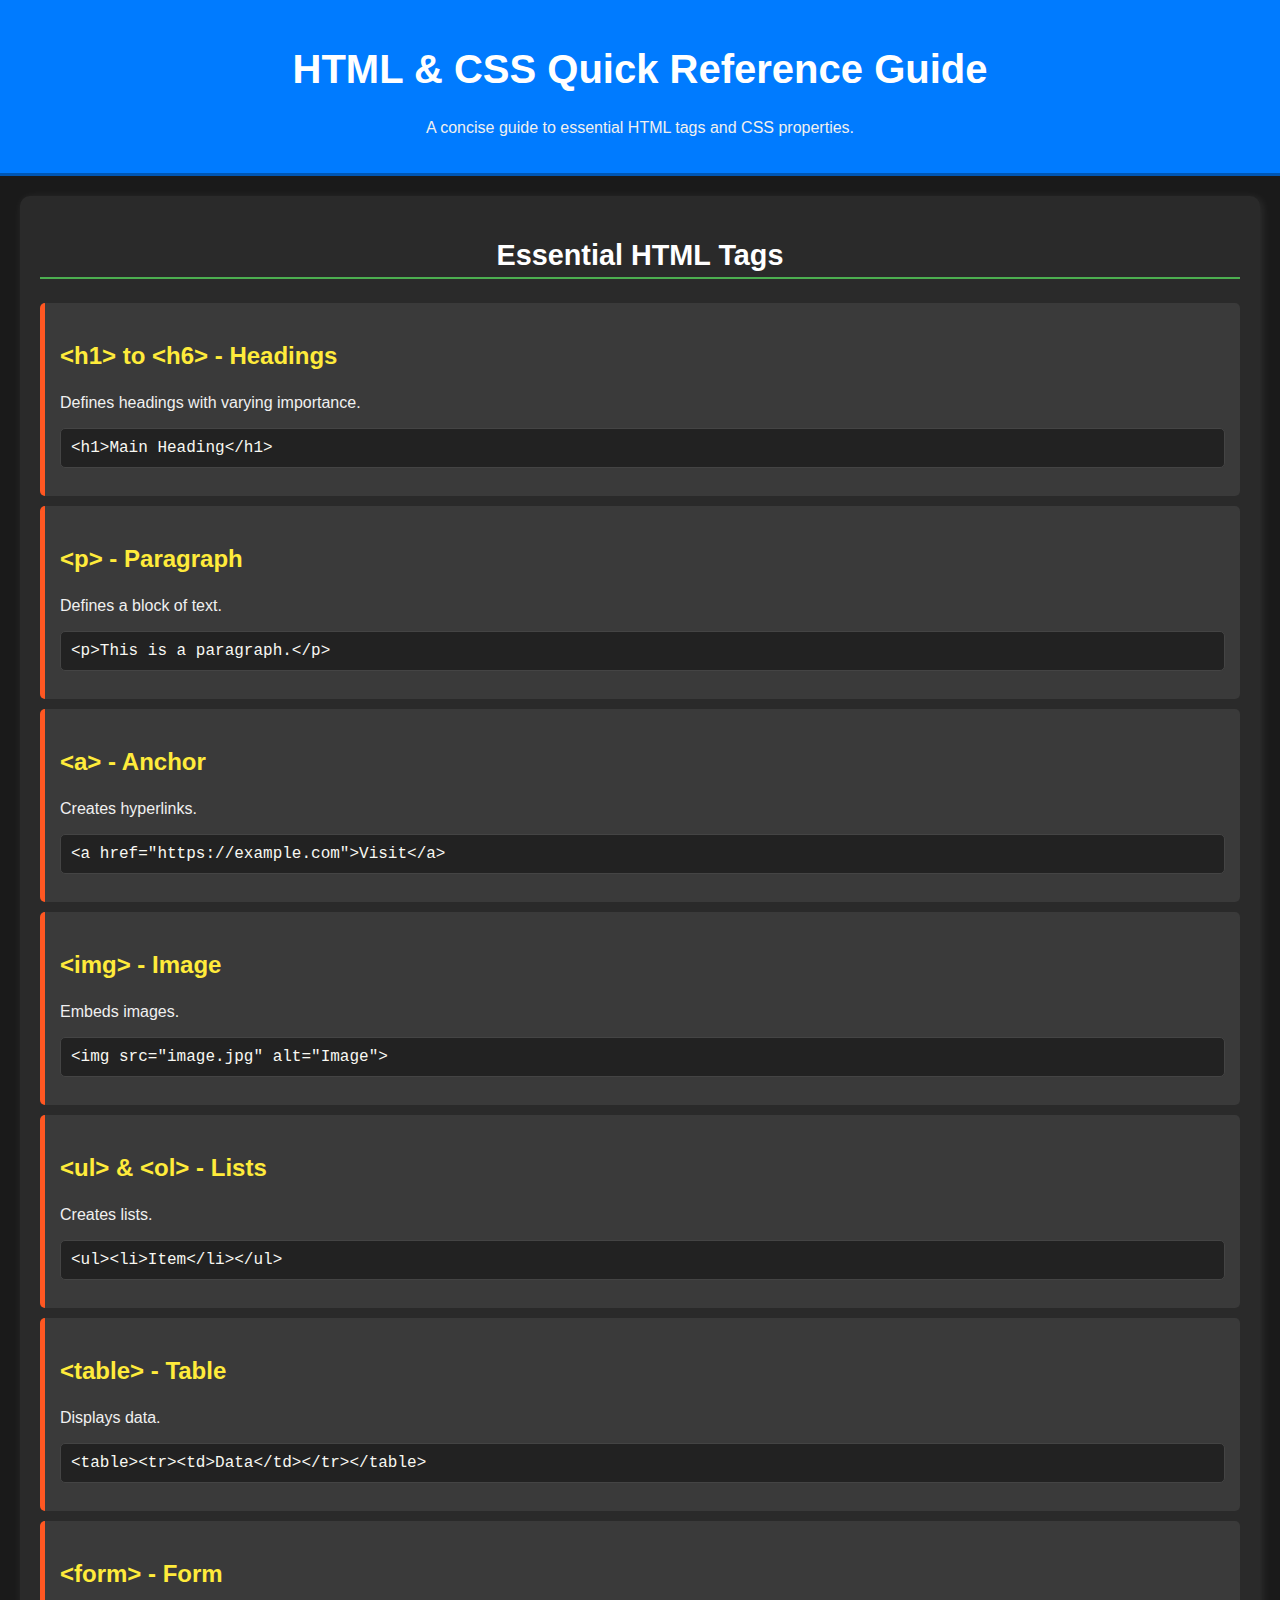
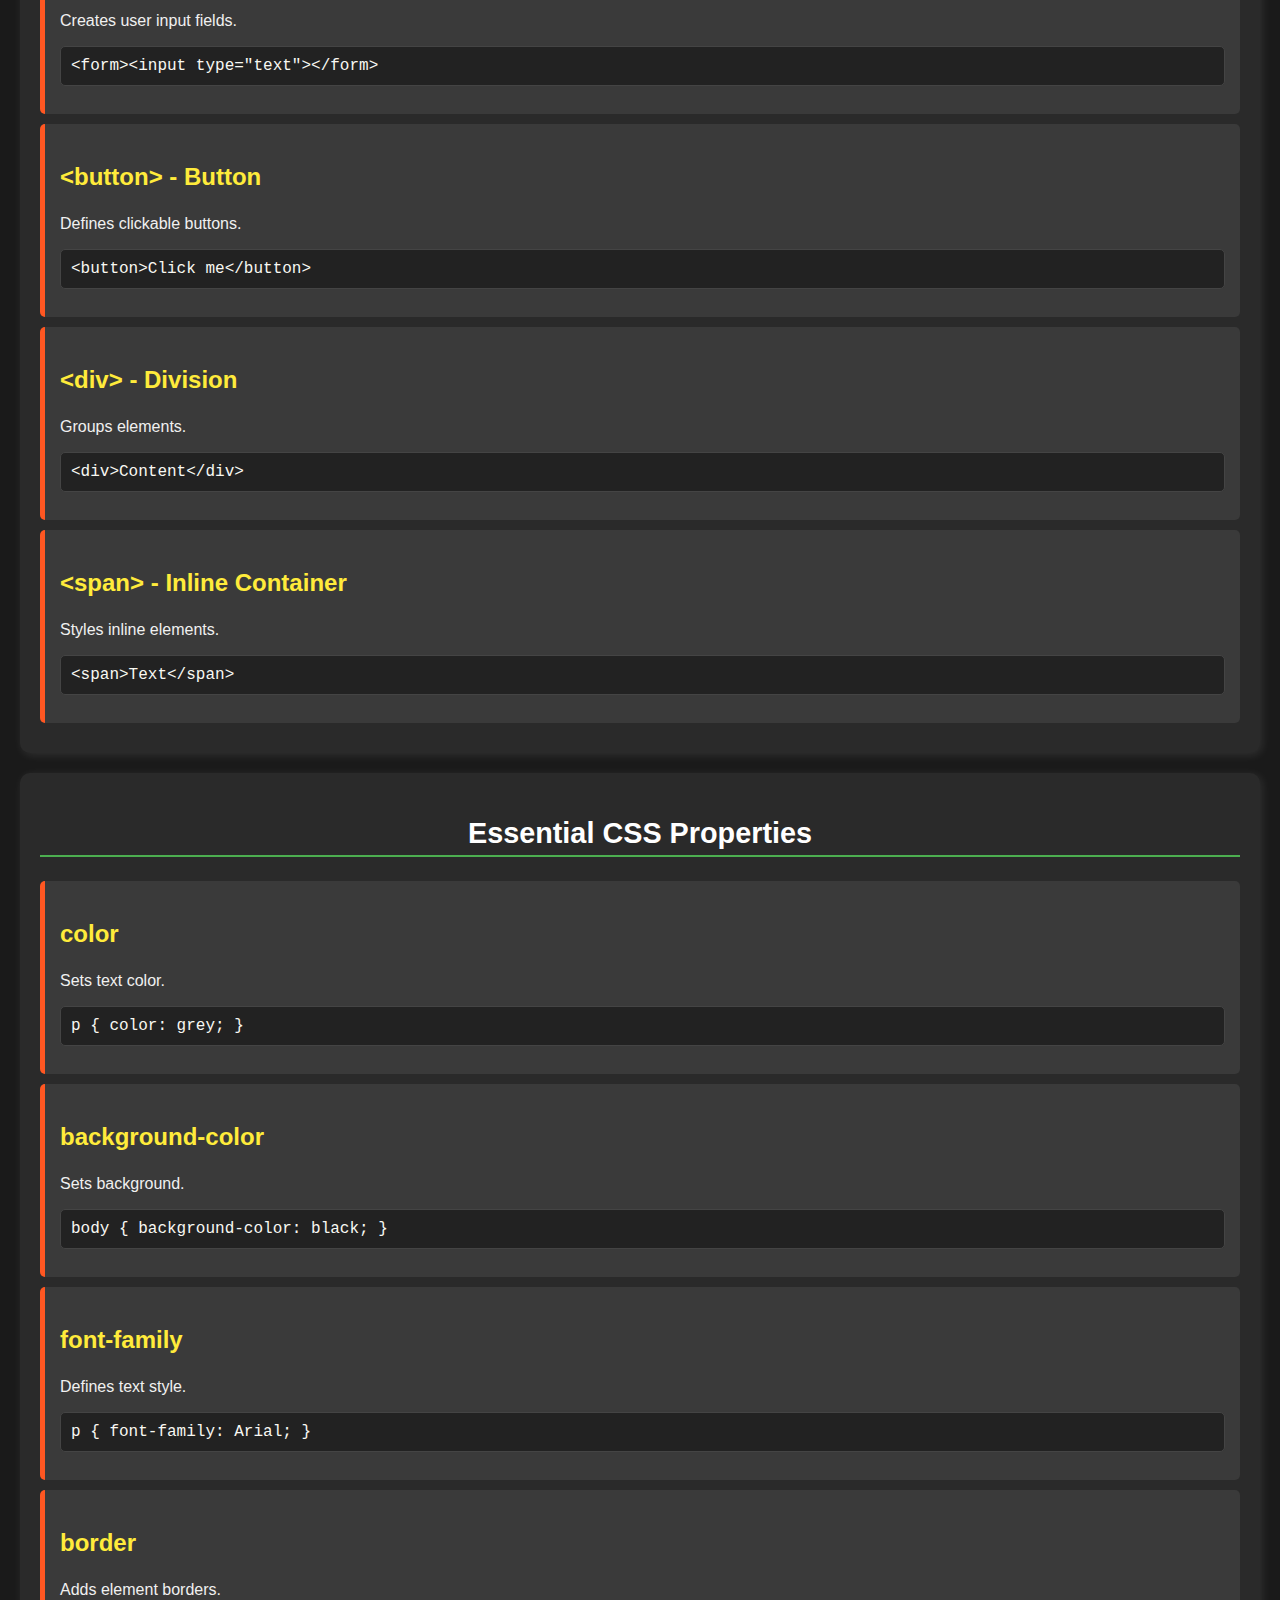
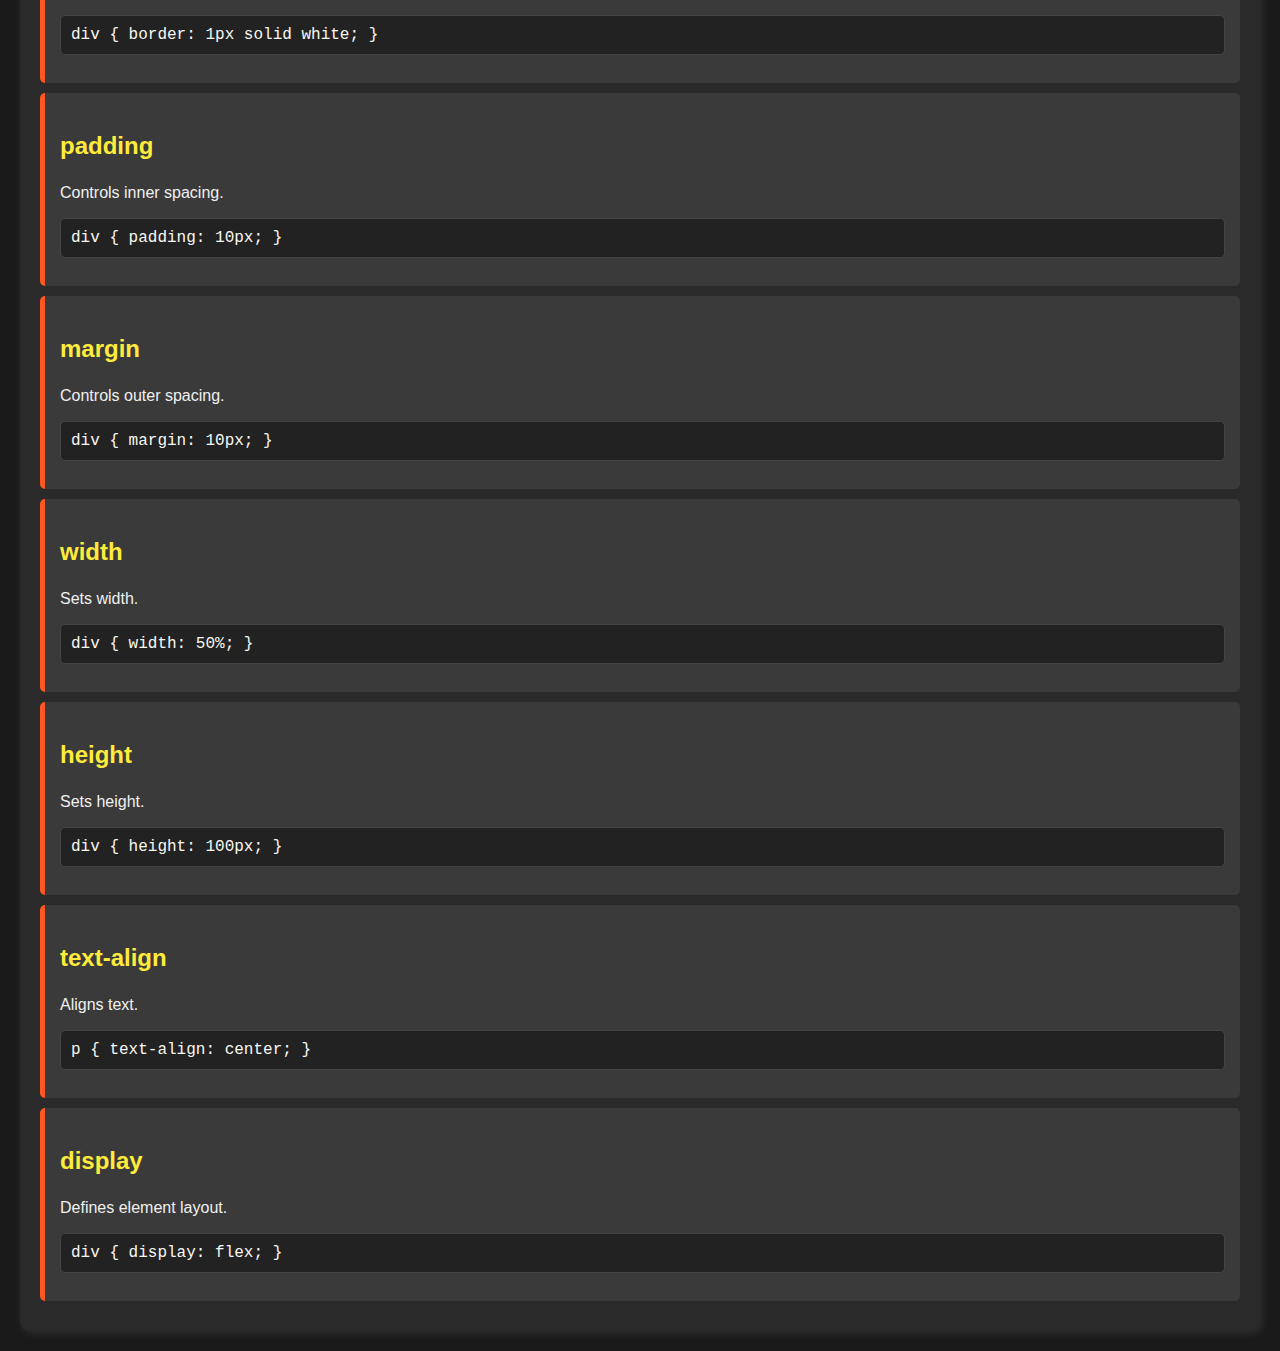
<file: Chapter-1-Introduction to HTML and CSS/Exercises/index2.html>
<!DOCTYPE html>
<html lang="en">
<head>
    <meta charset="UTF-8">
    <meta name="viewport" content="width=device-width, initial-scale=1.0">
    <title>HTML & CSS Quick Reference Guide</title>
    <link rel="stylesheet" href="styles.css"> <!-- External CSS file -->
</head>
<body>
    <header>
        <h1>HTML & CSS Quick Reference Guide</h1>
        <p>A concise guide to essential HTML tags and CSS properties.</p>
    </header>
    
    <section class="html-section">
        <h2>Essential HTML Tags</h2>
        
        <div class="tag"><h3>&lt;h1&gt; to &lt;h6&gt; - Headings</h3><p>Defines headings with varying importance.</p><pre><code>&lt;h1&gt;Main Heading&lt;/h1&gt;</code></pre></div>
        <div class="tag"><h3>&lt;p&gt; - Paragraph</h3><p>Defines a block of text.</p><pre><code>&lt;p&gt;This is a paragraph.&lt;/p&gt;</code></pre></div>
        <div class="tag"><h3>&lt;a&gt; - Anchor</h3><p>Creates hyperlinks.</p><pre><code>&lt;a href="https://example.com"&gt;Visit&lt;/a&gt;</code></pre></div>
        <div class="tag"><h3>&lt;img&gt; - Image</h3><p>Embeds images.</p><pre><code>&lt;img src="image.jpg" alt="Image"&gt;</code></pre></div>
        <div class="tag"><h3>&lt;ul&gt; &amp; &lt;ol&gt; - Lists</h3><p>Creates lists.</p><pre><code>&lt;ul&gt;&lt;li&gt;Item&lt;/li&gt;&lt;/ul&gt;</code></pre></div>
        <div class="tag"><h3>&lt;table&gt; - Table</h3><p>Displays data.</p><pre><code>&lt;table&gt;&lt;tr&gt;&lt;td&gt;Data&lt;/td&gt;&lt;/tr&gt;&lt;/table&gt;</code></pre></div>
        <div class="tag"><h3>&lt;form&gt; - Form</h3><p>Creates user input fields.</p><pre><code>&lt;form&gt;&lt;input type="text"&gt;&lt;/form&gt;</code></pre></div>
        <div class="tag"><h3>&lt;button&gt; - Button</h3><p>Defines clickable buttons.</p><pre><code>&lt;button&gt;Click me&lt;/button&gt;</code></pre></div>
        <div class="tag"><h3>&lt;div&gt; - Division</h3><p>Groups elements.</p><pre><code>&lt;div&gt;Content&lt;/div&gt;</code></pre></div>
        <div class="tag"><h3>&lt;span&gt; - Inline Container</h3><p>Styles inline elements.</p><pre><code>&lt;span&gt;Text&lt;/span&gt;</code></pre></div>
    </section>

    <section class="css-section">
        <h2>Essential CSS Properties</h2>
        
        <div class="property"><h3>color</h3><p>Sets text color.</p><pre><code>p { color: grey; }</code></pre></div>
        <div class="property"><h3>background-color</h3><p>Sets background.</p><pre><code>body { background-color: black; }</code></pre></div>
        <div class="property"><h3>font-family</h3><p>Defines text style.</p><pre><code>p { font-family: Arial; }</code></pre></div>
        <div class="property"><h3>border</h3><p>Adds element borders.</p><pre><code>div { border: 1px solid white; }</code></pre></div>
        <div class="property"><h3>padding</h3><p>Controls inner spacing.</p><pre><code>div { padding: 10px; }</code></pre></div>
        <div class="property"><h3>margin</h3><p>Controls outer spacing.</p><pre><code>div { margin: 10px; }</code></pre></div>
        <div class="property"><h3>width</h3><p>Sets width.</p><pre><code>div { width: 50%; }</code></pre></div>
        <div class="property"><h3>height</h3><p>Sets height.</p><pre><code>div { height: 100px; }</code></pre></div>
        <div class="property"><h3>text-align</h3><p>Aligns text.</p><pre><code>p { text-align: center; }</code></pre></div>
        <div class="property"><h3>display</h3><p>Defines element layout.</p><pre><code>div { display: flex; }</code></pre></div>
    </section>
</body>
</html>
</file>
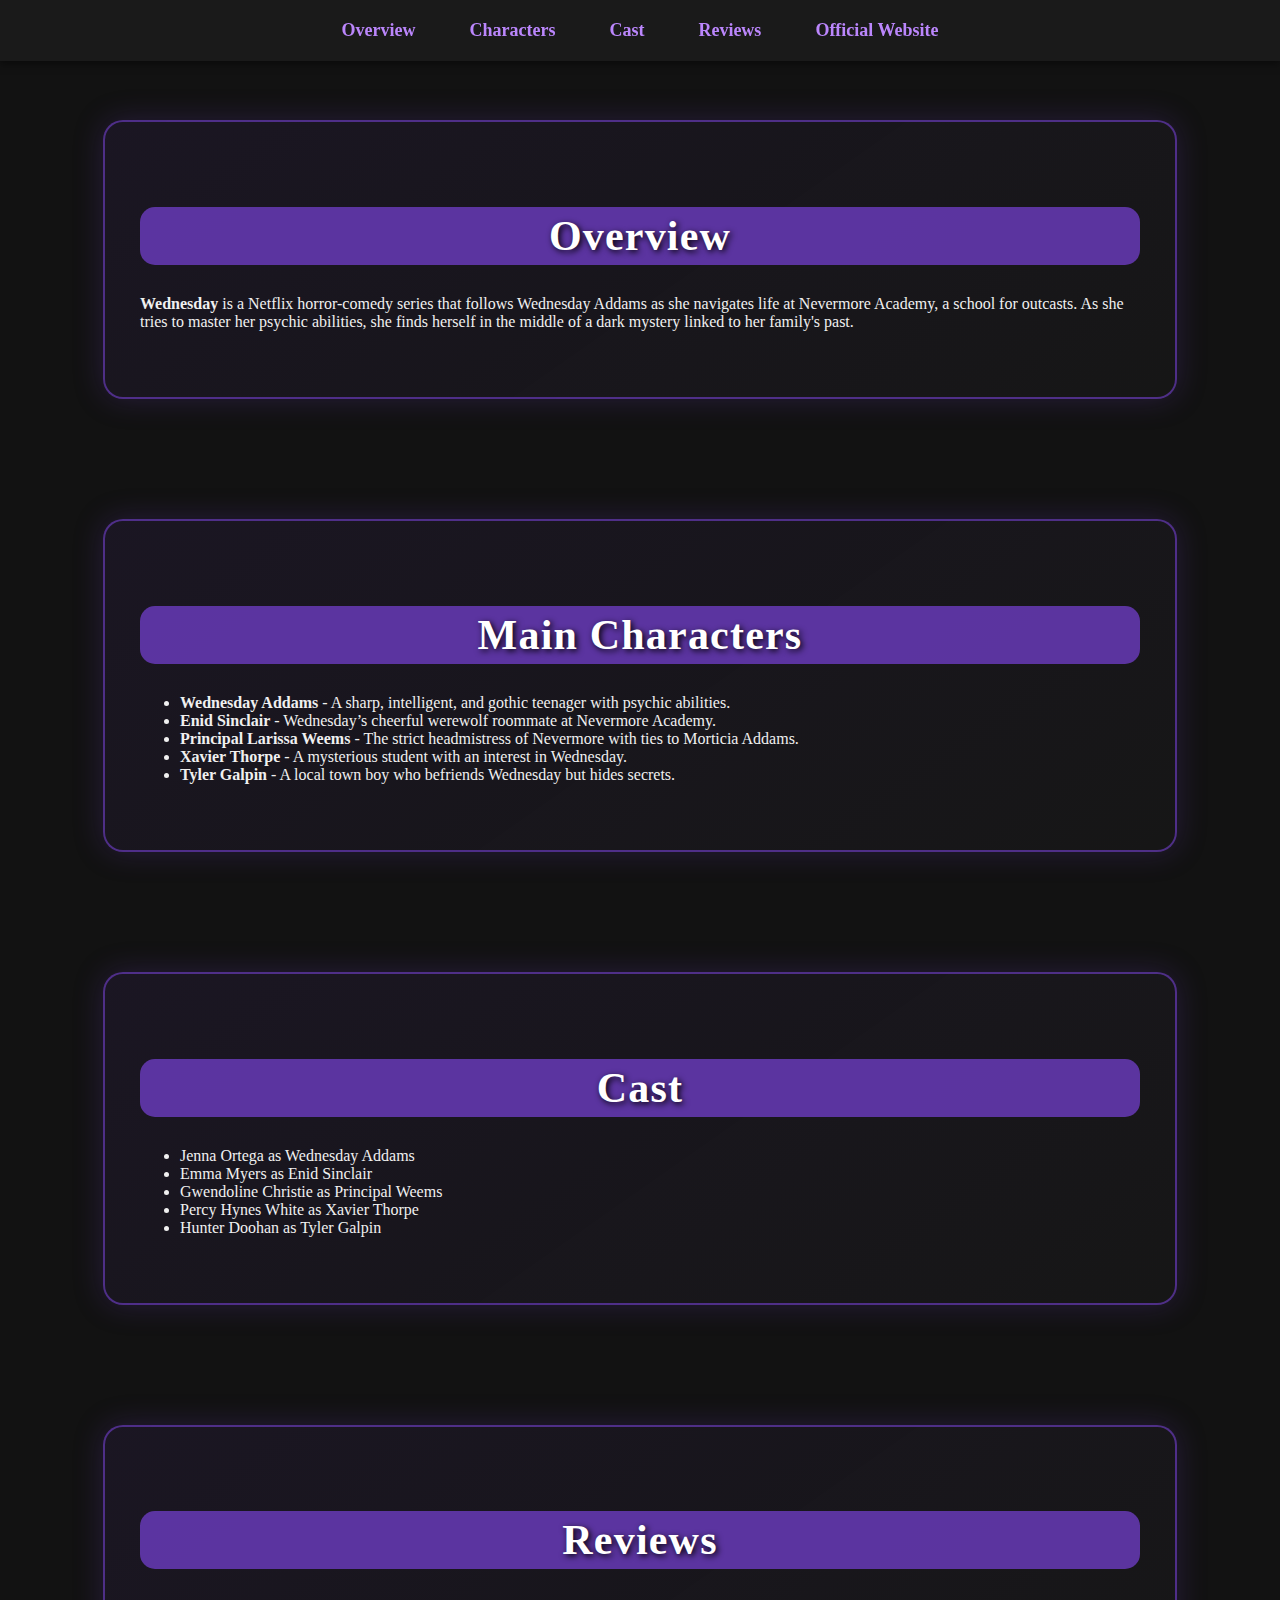
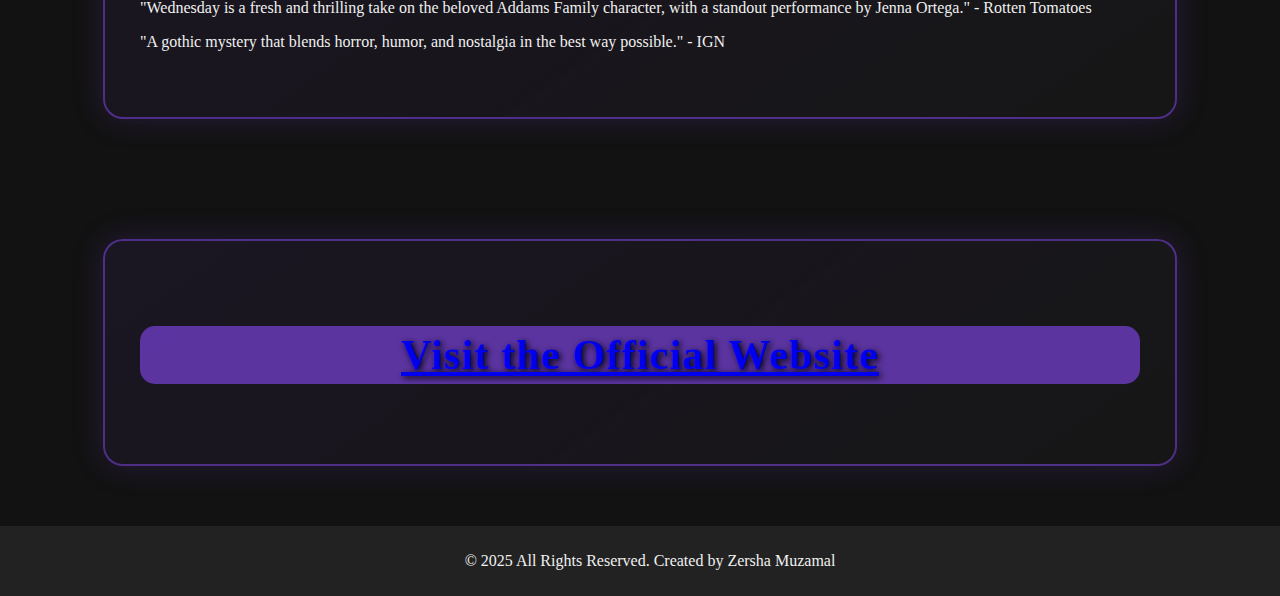
<file: Chapter-2-Links and navigation/Exercises/index1.html>
<!DOCTYPE html>
<html lang="en">
<head>
    <meta charset="UTF-8">
    <meta name="viewport" content="width=device-width, initial-scale=1.0">
    <title>Wednesday - Fan Page</title>
    <link rel="stylesheet" href="style.css">
</head>
<body>
    <!-- Navigation Bar -->
    <nav>
        <ul>
            <li><a href="#overview">Overview</a></li>
            <li><a href="#characters">Characters</a></li>
            <li><a href="#cast">Cast</a></li>
            <li><a href="#reviews">Reviews</a></li>
            <li><a href="#official">Official Website</a></li>
        </ul>
    </nav>

    <!-- Overview Section -->
    <div class="category-box">
        <section id="overview">
            <h2 class="section-title">Overview</h2>
            <p><b>Wednesday</b> is a Netflix horror-comedy series that follows Wednesday Addams as she navigates life at Nevermore Academy, a school for outcasts. As she tries to master her psychic abilities, she finds herself in the middle of a dark mystery linked to her family's past.</p>
        </section>
    </div>

    <!-- Characters Section -->
    <div class="category-box">
        <section id="characters">
            <h2 class="section-title">Main Characters</h2>
            <ul>
                <li><b>Wednesday Addams</b> - A sharp, intelligent, and gothic teenager with psychic abilities.</li>
                <li><b>Enid Sinclair</b> - Wednesday’s cheerful werewolf roommate at Nevermore Academy.</li>
                <li><b>Principal Larissa Weems</b> - The strict headmistress of Nevermore with ties to Morticia Addams.</li>
                <li><b>Xavier Thorpe</b> - A mysterious student with an interest in Wednesday.</li>
                <li><b>Tyler Galpin</b> - A local town boy who befriends Wednesday but hides secrets.</li>
            </ul>
        </section>
    </div>

    <!-- Cast Section -->
    <div class="category-box">
        <section id="cast">
            <h2 class="section-title">Cast</h2>
            <ul>
                <li>Jenna Ortega as Wednesday Addams</li>
                <li>Emma Myers as Enid Sinclair</li>
                <li>Gwendoline Christie as Principal Weems</li>
                <li>Percy Hynes White as Xavier Thorpe</li>
                <li>Hunter Doohan as Tyler Galpin</li>
            </ul>
        </section>
    </div>

    <!-- Reviews Section -->
    <div class="category-box">
        <section id="reviews">
            <h2 class="section-title">Reviews</h2>
            <p>"Wednesday is a fresh and thrilling take on the beloved Addams Family character, with a standout performance by Jenna Ortega." - Rotten Tomatoes</p>
            <p>"A gothic mystery that blends horror, humor, and nostalgia in the best way possible." - IGN</p>
        </section>
    </div>

    <!-- Official Website Button -->
    <div class="category-box">
        <section id="official">
            <h2 class="section-title">
                <a href="https://www.netflix.com/title/81231974" target="_blank" class="button">Visit the Official Website</a>
            </h2>
        </section>
    </div>

    <!-- Footer -->
    <footer>
        <p>&copy; 2025 All Rights Reserved. Created by Zersha Muzamal</p>
    </footer>
</body>
</html>
</file>
<file: Chapter-2-Links and navigation/additionalStyle.css>
body {
    font-family: 'Creepster', cursive;
    margin: 0;
    padding: 0;
    background-image: url('back\ 1.jpg');
    background-size: cover; /* Optional: makes the image cover the whole area */
    background-position: center; /* Optional: centers the image */
    width: 100%; /* Full width */
    color: #ffffff;
}
 
nav {
    font-family: 'Creepster', cursive;
    background-color: #222;
    padding: 15px 0;
    text-align: center;
    position: fixed;
    width: 100%;
    top: 0;
    left: 0;
    z-index: 1000;
}

nav ul {
    list-style: none;
    padding: 0;
    margin: 0;
}

nav ul li {
    display: inline;
    margin: 0 20px;
}

nav ul li a {
    color: #bb86fc;
    text-decoration: none;
    font-weight: bold;
    transition: color 0.3s;
}

nav ul li a:hover {
    color: #bb86fc;
}

header {
    font-family: 'Creepster', cursive;
    text-align: center;
    padding: 120px 20px 50px;
}

section {
    max-width: 800px;
    margin: 40px auto;
    padding: 20px;
    background-color: #bb86fc;
    border-radius: 8px;
    box-shadow: 0 0 10px rgba(255, 255, 255, 0.1);
}

footer {
    font-family: 'Creepster', cursive;
    text-align: center;
    padding: 20px;
    background-color: #222;
    position: fixed;
    bottom: 0;
    width: 100%;
}

.button {
    font-family: 'Creepster', cursive;
    display: inline-block;
    background-color: #bb86fc;
    color: #121212;
    padding: 12px 24px;
    text-decoration: none;
    font-weight: bold;
    border-radius: 8px;
    transition: background-color 0.3s;
}

.button:hover {
    background-color: #985dff;
}
</file>
<file: Chapter-3-Images/menditory/style.css>
body {
    font-family: Arial, sans-serif;
    background-color: #121212;
    margin: 0;
    padding: 0;
    color: #f0f0f0;
}

/* Gradient Header */
header {
    text-align: center;
    background: linear-gradient(130deg, #3a1c71, #d76d77, #ffaf7b);
    color: white;
    padding: 10px;
    font-size: 22px;
    font-weight: bold;
}

/* Main Section */
main {
    padding: 30px;
    display: flex;
    justify-content: center;
}

.image-gallery {
    display: grid;
    grid-template-columns: 1fr 1fr;
    gap: 40px;
    max-width: 1200px;
    width: 100%;
}

figure {
    margin: 0;
    text-align: center;
}

/* Image Styling */
img {
    width: 100%;
    height: auto;
    border-radius: 10px;
    box-shadow: 0px 4px 12px rgba(0, 0, 0, 0.6);
    transition: transform 0.3s ease, filter 0.3s ease, box-shadow 0.3s ease;
}

img:hover {
    transform: scale(1.05);
    filter: brightness(1.1);
    box-shadow: 0px 6px 15px rgba(255, 120, 150, 0.8);
}

/* Unique Image Filters */
.filter-glow {
    filter: brightness(1.5) contrast(1.4) saturate(1.3);
}

.filter-cool {
    filter: grayscale(0.4) contrast(1.3) hue-rotate(200deg);
}

.filter-retro {
    filter: sepia(0.6) brightness(1.15) contrast(1.2) hue-rotate(-15deg);
}

/* Caption Styling */
figcaption {
    font-size: 15px;
    margin-top: 10px;
    color: #ffbd69;
}

/* Link Styling */
a {
    color: #ffa500;
    text-decoration: none;
    font-weight: bold;
}

a:hover {
    text-decoration: underline;
    color: #ff4500;
}

/* Gradient Footer */
footer {
    text-align: center;
    background: linear-gradient(90deg, #6a11cb, #2575fc);
    color: #ddd;
    padding: 20px;
    font-size: 1em;
    border-top: 1px solid #444;
}
</file>
<file: Chapter-4-Page Layout/bonus/style.css>
/* General Styles */
body {
    font-family: 'Poppins', sans-serif;
    margin: 0;
    padding: 0;
    background-color: #f9f4fb;
    color: #333;
}

/* Header */
header {
    background: linear-gradient(to right, #e91e63, #ff80ab);
    color: white;
    text-align: center;
    padding: 20px;
    font-size: 1.5rem;
}

nav ul {
    list-style: none;
    padding: 0;
}

nav ul li {
    display: inline;
    margin: 0 15px;
}

nav ul li a {
    color: white;
    text-decoration: none;
    font-weight: bold;
}

/* Main Layout */
main {
    display: flex;
    flex-direction: column;
    align-items: center;
    padding: 20px;
}
.more-bar {
    text-align: center;
    margin-top: 20px;
    padding: 15px;
    background-color: #e91e63;
    border-top: 2px solid #ccc;
}

.more-bar a {
    text-decoration: none;
    font-weight: bold;
    color: #ffffff;
    font-size: 16px;
    transition: color 0.3s ease;
}

.more-bar a:hover {
    color: #8c15e9;
}

/* Weekly Schedule */
.weekly-schedule, .tasks {
    width: 80%;
    background: white;
    padding: 20px;
    border-radius: 8px;
    margin: 10px 0;
    box-shadow: 2px 2px 10px rgba(0, 0, 0, 0.1);
    text-align: center;
}

.weekly-schedule h2, .tasks h2 {
    background: #e91e63;
    color: white;
    padding: 10px;
    border-radius: 5px;
}

/* Session Boxes */
.sessions {
    display: flex;
    justify-content: space-between;
    margin-top: 10px;
}

.session {
    background: #ff80ab;
    padding: 15px;
    text-align: center;
    border-radius: 5px;
    width: 30%;
    color: white;
}

.tag {
    display: block;
    background: #880e4f;
    color: white;
    padding: 5px;
    margin-top: 10px;
    border-radius: 5px;
    font-size: 0.9rem;
}

/* Task List */
.tasks ul {
    list-style: none;
    padding: 0;
}

.tasks ul li {
    background: #ffe0e5;
    padding: 15px;
    margin-bottom: 5px;
    border-radius: 5px;
    font-size: 1.1rem;
}

.tasks ul li span {
    float: right;
    color: #e91e63;
    font-weight: bold;
}

/* Task Priorities */
.priority {
    display: inline-block;
    margin-left: 10px;
    padding: 3px 8px;
    border-radius: 5px;
    font-size: 0.9rem;
    color: white;
}

.high-priority .priority {
    background: rgb(249, 134, 134);
}

.medium-priority .priority {
    background: orange;
}

.low-priority .priority {
    background: rgb(143, 255, 143);
}

/* Sidebar */
.sidebar {
    width: 80%;
    background: #ff4081;
    padding: 20px;
    color: white;
    border-radius: 8px;
    margin: 10px 0;
    text-align: center;
}

.sidebar ul {
    list-style: none;
    padding: 0;
}

.sidebar ul li {
    margin: 10px 0;
}

.sidebar ul li a {
    color: white;
    text-decoration: none;
    font-weight: bold;
}

/* Footer */
footer {
    background: linear-gradient(to right, #e91e63, #ff80ab);
    color: white;
    text-align: center;
    padding: 10px;
    margin-top: 20px;
    font-size: 1rem;
}
</file>
<file: Chapter-4-Page Layout/Exercises/style.css>
/* style.css */
body {
    font-family: Arial, sans-serif;
    margin: 0;
    padding: 0;
}
header {
    background-color: #17072b;
    color: white;
    text-align: center;
    padding: 1%;
    padding-top: 0%;
}
header h1 {
    font-size: 50px;
    border-bottom: 4px solid rgb(255, 255, 255);
    display: inline-block;
}
nav ul {
    list-style: none;
}
nav ul li {
    display: inline;
    margin: 0 15px;
    font-size: 20px ;
}
nav ul li a {
    color: white;
    text-decoration: none;
}
main {
    display: flex;
    padding: 20px;
    padding-right: 0%;
    background-color: white;
}
.welcome {
    flex: 2;
}
.welcome h2 {
    font-weight: bold;
    font-size: 50px;
    border-bottom: 4px solid black;
    display: inline-block;
}
.welcome img {
    width: 100%;
    max-width: 900px;
    display: block;
    margin-top: 20px;
}
.welcome p{
    font-size: 20px;
}
.sidebar {
    background-color: #172d67;
    color: white;
    padding: 20px;
    flex: 1;
    text-align: left;
}
.sidebar h2{
    font-size: 40px;
}
.sidebar ul{
    font-size: 20px;
    list-style-type: none; /* Removes default bullets */
    padding-left: 0; /* Removes default indentation */
}
.sidebar ul li {
    position: relative;
    padding-left: 20px; /* Creates space for the dash */
    margin-bottom: 15px; 
}

.sidebar ul li::before {
    content: "-"; /* Adds a dash */
    color: white; /* Matches text color */
}
.lineup-images {
    display: flex;
    gap: 10px;
    padding-top: 50px;
}
.lineup-images img {
    width: 48%;
}
footer {
    background-color: #8c15e9;
    color: white;
    text-align: center;
    padding: 5px;
}
.rectangle-image {
    width: 100%;
    height: 300px;
    object-fit: cover;
}
</file>
<file: Chapter-2-Links and navigation/pagestyle.css>
nav {
    font-family: 'Creepster', cursive;
    background-color: #222;
    padding: 15px 0;
    text-align: center;
    position: fixed;
    width: 100%;
    top: 0;
    left: 0;
    z-index: 1000;
}

nav ul {
    list-style: none;
    padding: 0;
    margin: 0;
}

nav ul li {
    display: inline;
    margin: 0 20px;
}

nav ul li a {
    color: #bb86fc;
    text-decoration: none;
    font-weight: bold;
    transition: color 0.3s;
}

nav ul li a:hover {
    color: #bb86fc;
}
</file>
<file: Chapter-1-Introduction to HTML and CSS/Exercises/styles.css>
/* General styles */
body {
    background-color: #1a1a1a;
    color: #f0f0f0;
    font-family: Arial, sans-serif;
    margin: 0;
    padding: 0;
}

/* Header */
header {
    background-color: #007BFF; /* Bright blue for header */
    padding: 20px;
    text-align: center;
    border-bottom: 3px solid #0056b3; /* Darker blue for bottom border */
}

h1 {
    text-align: center;
    color: #fff;
    font-size: 2.5em; /* Larger heading for more impact */
}

/* Sections */
section {
    padding: 20px;
    margin: 20px;
    background-color: #2a2a2a;
    border-radius: 10px;
    box-shadow: 2px 2px 10px rgba(255, 255, 255, 0.1);
}

/* Add a subtle gradient effect to section headings */
h2 {
    text-align: center;
    color: #fff;
    border-bottom: 2px solid #4CAF50; /* Green border for h2 */
    padding-bottom: 5px;
    font-size: 1.8em;
}

/* Tags and Properties */
.tag, .property {
    background-color: #3a3a3a;
    padding: 15px;
    margin: 10px 0;
    border-radius: 5px;
    border-left: 5px solid #FF5722; /* Bright orange accent on the left */
}

h3 {
    color: #FFEB3B; /* Bright yellow for section titles */
    font-size: 1.5em;
}

/* Code Styling */
pre {
    background-color: #222;
    padding: 10px;
    border-radius: 5px;
    overflow-x: auto;
    border: 1px solid #444; /* Adding a subtle border around the code block */
}

code {
    color: #f8f8f2;
    font-family: 'Courier New', monospace;
}

/* Add hover effects for interactive elements */
.tag:hover, .property:hover {
    background-color: #444; /* Darken the background on hover for interaction */
    border-left: 5px solid #FF9800; /* Orange hover effect */
}

/* Button styles */
button {
    background-color: #4CAF50; /* Green button */
    color: #fff;
    padding: 10px 20px;
    border: none;
    border-radius: 5px;
    cursor: pointer;
    font-size: 1.2em;
    transition: background-color 0.3s ease;
}

button:hover {
    background-color: #45a049; /* Darker green on hover */
}
</file>
<file: Chapter-2-Links and navigation/Exercises/style.css>
/* Base Styles */
body {
    background-color: #121212;
    font-family:'Creepster', cursive;
    margin: 0;
    padding: 0;
    color: #f0f0f0;
}

/* Navigation Bar */
nav {
    font-family: 'Creepster', cursive;
    background-color: #1a1a1a;
    padding: 20px 0;
    text-align: center;
    position: fixed;
    width: 100%;
    top: 0;
    left: 0;
    z-index: 1000;
    box-shadow: 0 2px 8px rgba(0, 0, 0, 0.5);
}

nav ul {
    list-style: none;
    padding: 0;
    margin: 0;
}

nav ul li {
    display: inline-block;
    margin: 0 25px;
}

nav ul li a {
    color: #bb86fc;
    text-decoration: none;
    font-weight: bold;
    font-size: 18px;
    transition: color 0.3s ease;
}

nav ul li a:hover {
    color: #e0aaff;
}

/* Category Box Wrapper */
.category-box {
    border: 2px solid rgba(103, 58, 183, 0.7);
    border-radius: 20px;
    padding: 50px 35px;
    margin: 120px auto 60px; /* accounts for fixed nav */
    max-width: 1000px;
    background: linear-gradient(
        145deg,
        rgba(103, 58, 183, 0.1),
        rgba(255, 255, 255, 0.02)
    );
    box-shadow: 0 0 30px rgba(103, 58, 183, 0.25);
    transition: transform 0.3s ease, box-shadow 0.3s ease;
}

.category-box:hover {
    transform: translateY(-5px);
    box-shadow: 0 0 40px rgba(103, 58, 183, 0.5);
}

/* Section Titles */
.section-title,
.review-title {
    text-align: center;
    color: #ffffff;
    font-size: 42px;
    margin-bottom: 30px;
    background-color: rgba(103, 58, 183, 0.85);
    padding: 5px 10px;
    border-radius: 15px;
    font-weight: bold;
    letter-spacing: 1.2px;
    text-shadow: 2px 2px 6px #000;
}

/* Paragraphs */
.main-paragraph,
.review-paragraph {
    font-size: 20px;
    line-height: 1.8;
    margin: 20px auto;
    padding: 25px;
    max-width: 900px;
    background-color: rgba(243, 229, 245, 0.92);
    border-radius: 14px;
    box-shadow: 2px 2px 20px rgba(0, 0, 0, 0.2);
    color: #1c1c1c;
    transition: background-color 0.3s ease, transform 0.3s ease;
}

.main-paragraph:hover,
.review-paragraph:hover {
    background-color: rgba(243, 229, 245, 1);
    transform: translateY(-3px);
}

/* Review Specific Styles */
.review-title {
    font-family: 'Creepster', cursive;
    font-size: 38px;
}

.review-author {
    font-family: 'Creepster', cursive;
    text-align: center;
    color: #fff;
    font-size: 24px;
    margin-top: 30px;
    background-color: rgba(103, 58, 183, 0.75);
    padding: 12px 20px;
    border-radius: 12px;
    box-shadow: 0 0 15px rgba(103, 58, 183, 0.4);
}

/* Responsive Touches */
@media (max-width: 768px) {
    nav ul li {
        display: block;
        margin: 10px 0;
    }

    .category-box {
        margin: 100px 20px 40px;
        padding: 30px 20px;
    }

    .main-paragraph,
    .review-paragraph {
        padding: 20px;
    }

    .section-title,
    .review-title {
        font-size: 32px;
        padding: 15px 20px;
    }
}
footer {
    font-family: 'Creepster', cursive;
    text-align: center;
    padding: 10px;
    background-color: #222;
    position: left;
    bottom: 0;
    width: 100%;
}
</file>
<file: Chapter-1-Introduction to HTML and CSS/style.css>
/* BASIC RESET */
* {
    margin: 0;
    padding: 0;
    box-sizing: border-box;
}
/*STYLING THE BODY*/
body {
    background-image: url('123.avif');
    background-size: cover;
}
/* STYLING THE HEADER*/
header {
    color: #000000;
    text-align: center;
    padding: 1px ;
}
/*APPLYING THE GOOGLE FONT*/
.header-content h1, 
.header-content p {
    font-family: 'Rubik Gemstones', sans-serif; 
    text-shadow: 2px 2px 4px rgba(0, 0, 0, 0.5); 
    background: #ffffff;
}
header h1 {
    font-size: 5rem;
    margin-bottom: 10px;
}
header p {
    font-size: 1.2rem;
}
/*THE CONTAINER CLASS FOR CONSISTENT PADDING*/
.container {
    width: 80%;
    max-width: 1200px;
    margin: 0 auto;
    padding: 20px;
}
/*STYLING THE DESCRIPTION SECTION*/
.description {
    font-family: 'Rubik Gemstones', sans-serif; 
    text-shadow: 2px 2px 4px rgba(0, 0, 0, 0.5);
    background: rgba(255, 255, 255, 0.80);
    margin-top: 20px;
    padding: 20px;
    border-radius: 8px;
    box-shadow: 0 4px 6px rgba(0, 0, 0, 0.1);
}
.description h2 {
    font-family: 'Rubik Gemstones', sans-serif;
    text-shadow: 2px 2px 4px rgba(0, 0, 0, 0.5); 
    font-size: 2rem;
    color: #000000;
}
.description p {
    font-family: 'Rubik Gemstones', sans-serif; 
    text-shadow: 2px 2px 4px rgba(0, 0, 0, 0.5); 
    font-size: 1rem;
    color: #555;
}
/*STYLING THE INGREDIENTS SECTION*/
.ingredients {
    font-family: 'Rubik Gemstones', sans-serif;
    text-shadow: 2px 2px 4px rgba(0, 0, 0, 0.5); 
    background: rgba(255, 255, 255, 0.80);
    margin-top: 20px;
    padding: 20px;
    border-radius: 8px;
    box-shadow: 0 4px 6px rgba(0, 0, 0, 0.1);
}
.ingredients h2 {
    font-family: 'Rubik Gemstones', sans-serif;
    text-shadow: 2px 2px 4px rgba(0, 0, 0, 0.5); 
    font-size: 2rem;
    color: #000000;
}
.ingredients ul {
    list-style: none;
}
.ingredients li {
    font-family: 'Rubik Gemstones', sans-serif; 
    text-shadow: 2px 2px 4px rgba(0, 0, 0, 0.5);
    font-size: 1rem;
    color: #555;
    padding-left: 20px;
    position: relative;
}
.ingredients li::before {
    content: '\2022';
    color: #E67E22;
    position: absolute;
    left: 0;
    font-size: 1.5rem;
}
/*STYLING THE METHOD SECTION*/
.method {
    font-family: 'Rubik Gemstones', sans-serif; 
    text-shadow: 2px 2px 4px rgba(0, 0, 0, 0.5); 
    background: rgba(255, 255, 255, 0.80);
    margin-top: 20px;
    margin-bottom: 60px; 
    padding: 20px;
    border-radius: 8px;
    box-shadow: 0 4px 6px rgba(0, 0, 0, 0.1);
}
.method h2 {
    font-family: 'Rubik Gemstones', sans-serif; 
    text-shadow: 2px 2px 4px rgba(0, 0, 0, 0.5);
    font-size: 2rem;
    color: #000000;
}
.method ol {
    padding-left: 20px;
}
.method li {
    font-size: 1rem;
    color: #555;
    margin-bottom: 10px;
}
/* Container Styling */
.nutrition-container {
    background-color: #f5f5f5; /* Light gray background */
    padding: 20px;
    width: 60%;
    margin-top: 20px;
    margin: 40px auto;
    text-align: center;
    border-radius: 8px;
    box-shadow: 0 4px 6px rgba(0, 0, 0, 0.1);
}
/* Heading */
.nutrition-container h2 {

    font-size: 1.8rem;
    color: #333;
    font-family: 'Rubik Gemstones', sans-serif;
    margin-bottom: 15px;
}
/* Table Styling */
.nutrition-table {
    width: 100%;
    border-collapse: collapse;
    background: #fff;
    margin-top: 15px;
    border-radius: 8px;
    overflow: hidden;
    border: 1px solid #000;
}
/* Table Headers */
.nutrition-table th {
    background-color: #333; /* Dark header */
    color: white;
    padding: 10px;
    font-size: 1rem;
    text-align: center;
}
/* Table Rows */
.nutrition-table td {
    padding: 10px;
    font-size: 1rem;
    color: #333;
    border-bottom: 1px solid #ddd;
}
/* Alternate Row Colors */
.nutrition-table tr:nth-child(even) {
    background-color: #eaeaea; /* Light gray */
}
/* Styling for Side Dishes Section */
.side-dishes-container {
    background: #fff;
    padding: 10px;
    width: 60%;
    margin: 30px auto;
    text-align: left;
    border-radius: 8px;
    box-shadow: 0 4px 6px rgba(0, 0, 0, 0.1);
}
.side-dishes-container h2 {
    font-size: 1.8rem;
    color: #333;
    text-align: center;
    font-family: 'Rubik Gemstones', sans-serif;
    margin-bottom: 10px;
}
.side-dishes-container h2 span {
    color: #444; /* Highlight "Spaghetti Carbonara" */
}
.side-dishes-list {
    list-style: none;
    padding: 40px;
}
.side-dishes-list li {
    font-size: 1.2rem;
    color: #555;
    margin-bottom: 10px;
    padding-left: 20px;
    position: relative;
}
/* Adding space for emoji icons */
.side-dishes-list li::before {
    position: absolute;
    left: 0;
    font-size: 1.5rem;
}
/*STYLING THE FOOTER SECTION*/
footer {
    background-color: #333;
    color: #fff;
    text-align: center;
    padding: 20px 0;
    margin-top: 40px;
}
footer p {
    font-size: 1.2rem;
    margin-bottom: 10px;
}

footer .social-links a {
    color: #fff;
    text-decoration: none;
    margin: 0 10px;
    font-size: 1rem;
}

footer .social-links a:hover {
    text-decoration: underline;
}
</file>
